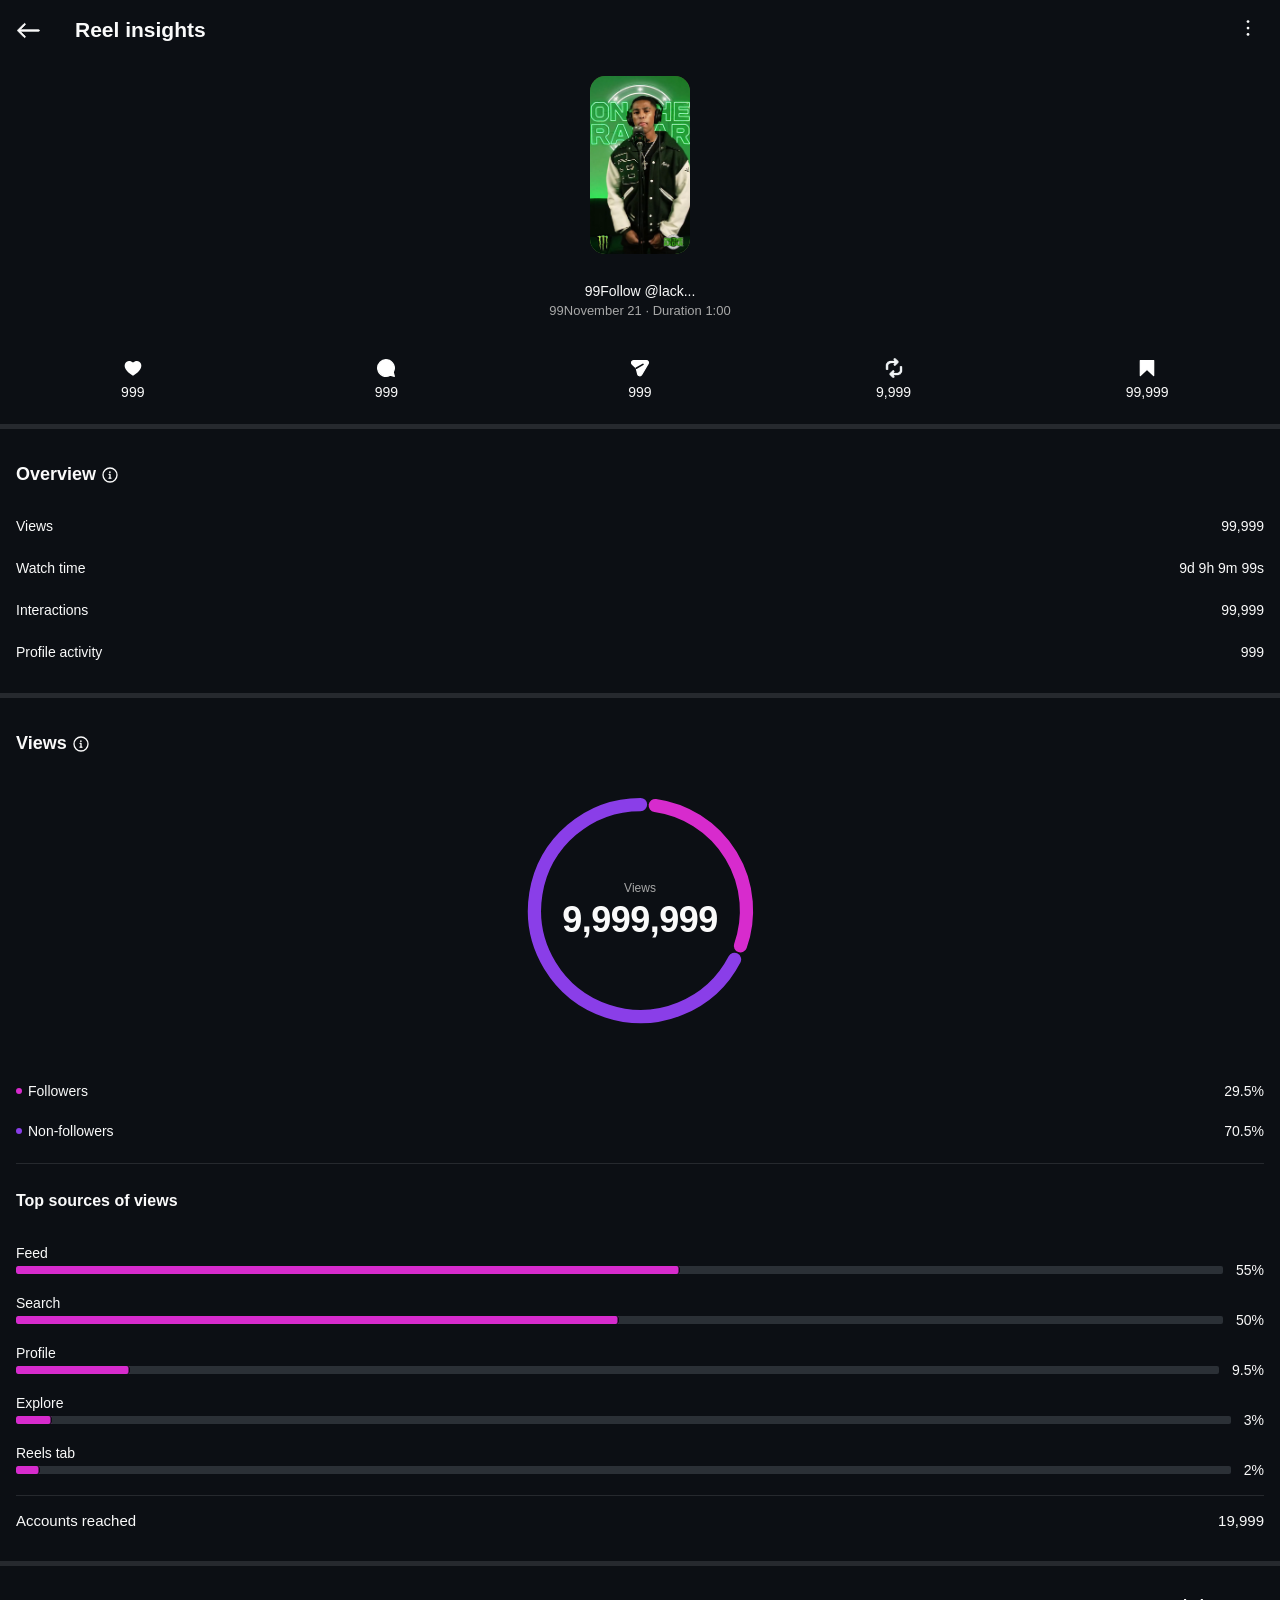
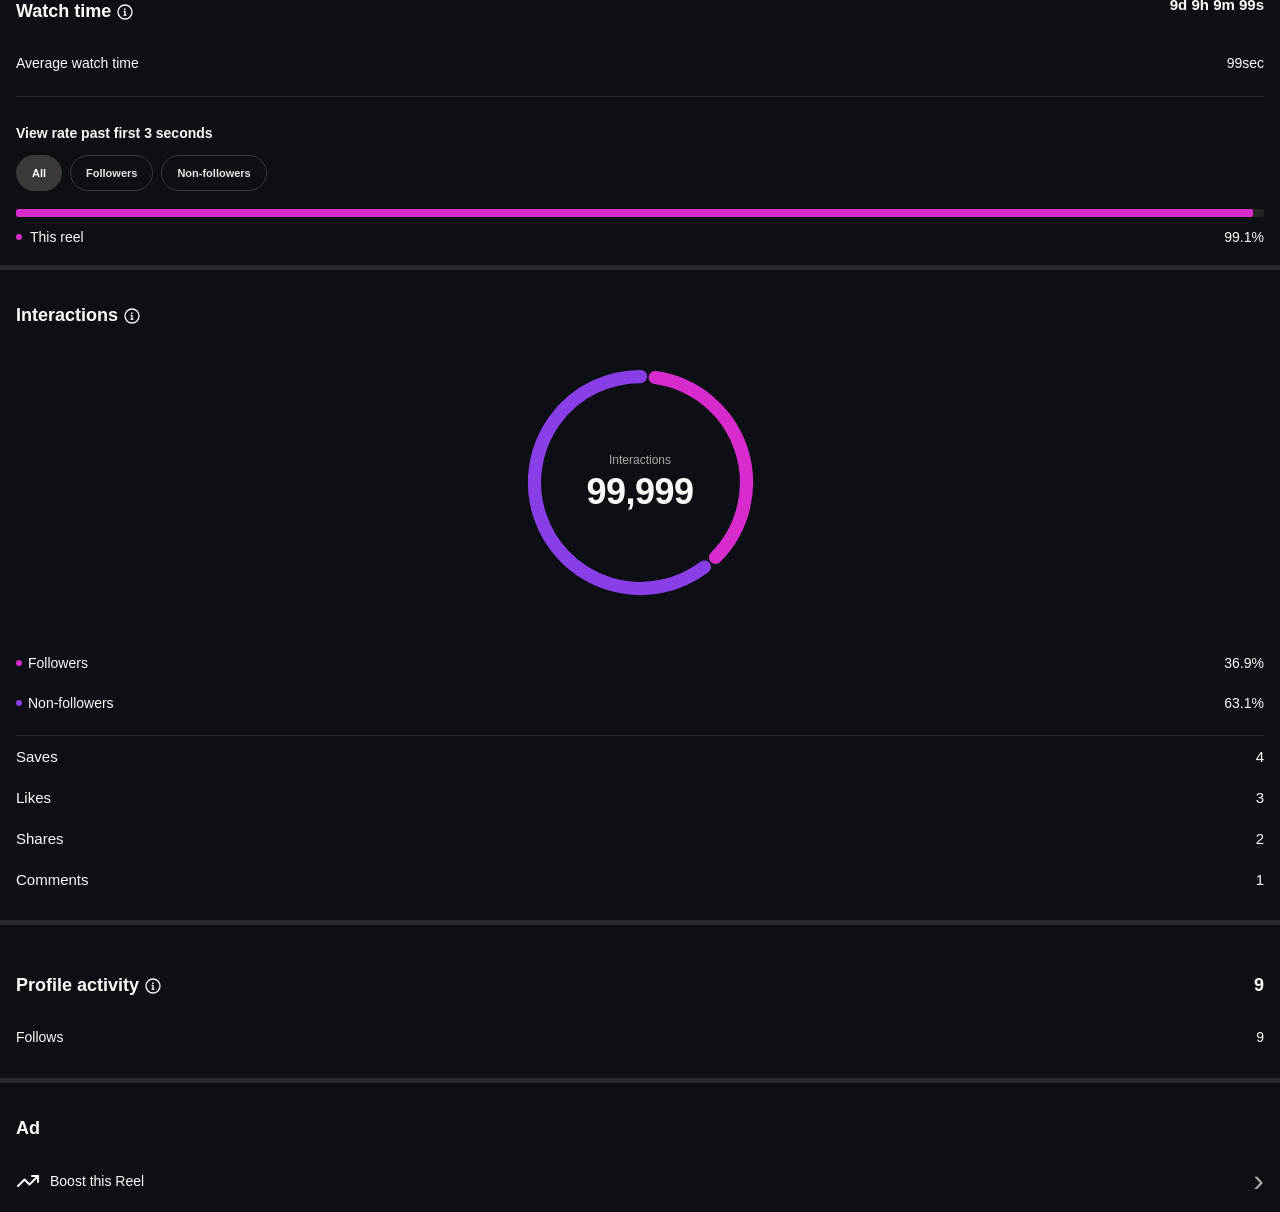
<file: index.html>
<!DOCTYPE html>
<html lang="en">
<head>
    <meta charset="UTF-8">
    <meta name="viewport" content="width=device-width, initial-scale=1.0, viewport-fit=cover">
    <meta name="apple-mobile-web-app-capable" content="yes">
    <meta name="apple-mobile-web-app-status-bar-style" content="black-translucent">
    <title>Reel insights</title>
    <style>
        * {
            margin: 0;
            padding: 0;
            box-sizing: border-box;
            -webkit-tap-highlight-color: transparent;
        }

        html, body {
            scrollbar-width: none;      /* Firefox */
        }

        html::-webkit-scrollbar,
        body::-webkit-scrollbar {
            display: none;              /* Chrome / Edge / Safari */
        }

        body {
            font-family: -apple-system, BlinkMacSystemFont, 'Segoe UI', Roboto, Helvetica, Arial, sans-serif;
            background: #0c0f14;
            color: #fafafa;
            overflow-x: hidden;
            overflow-y: auto;
            -webkit-overflow-scrolling: touch;
            padding-bottom: 0;
        }

        .header {
            position: sticky;
            top: 0;
            background: #0c0f14;
            padding: 17px 16px;
            display: flex;
            align-items: center;
            justify-content: space-between;
            z-index: 100;
        }

        .header-left {
            display: flex;
            align-items: center;
            gap: 16px;
        }

        .back-btn {
            cursor: pointer;
            padding: 0;
            display: flex;
            align-items: center;
            color: #fafafa;
        }

        .back-btn svg {
            width: 25px;
            height: 25px;
        }

        .header-title {
            font-size: 21px;
            font-weight: 600;
            color: #fafafa;
            margin-left: 18px;
        }

        .menu-btn {
            cursor: pointer;
            padding: 0;
            color: #fafafa;
            margin-right: 5px;
        }

        .menu-btn svg {
            width: 22px;
            height: 22px;
        }

        .video-preview {
            padding: 16px 16px 12px;
            display: flex;
            flex-direction: column;
            align-items: center;
            gap: 8px;
        }

        .video-thumbnail {
            width: 100px;
            height: 178px;
            background: linear-gradient(180deg, #3d6b28 0%, #5a8f3d 50%, #3d6b28 100%);
            border-radius: 15px;
            overflow: hidden;
            position: relative;
            display: flex;
            align-items: center;
            justify-content: center;
            margin-bottom: 20px;
        }

        .thumbnail-content {
            text-align: center;
            color: #fafafa;
            font-weight: 800;
            font-size: 18px;
            letter-spacing: 2px;
            text-transform: uppercase;
            line-height: 1.2;
            text-shadow: 0 2px 8px rgba(0,0,0,0.3);
        }

        .thumbnail-image {
            width: 100%;
            height: 100%;
            object-fit: cover;
            border-radius: 15px;
        }

        .video-caption {
            font-size: 14px;
            color: #fafafa;
            text-align: center;
            padding: 0 20px;
            line-height: 1.3;
            font-weight: 500;
            margin-bottom: -5px;
        }

        .video-date {
            font-size: 13px;
            color: #a8a8a8;
            margin-bottom: 12px;
        }

        .metrics {
            display: flex;
            justify-content: space-around;
            padding: 16px 8px 24px 8px;
            gap: 4px;
        }

        .metric {
            display: flex;
            flex-direction: column;
            align-items: center;
            gap: 6px;
            flex: 1;
        }

        .metric svg {
            width: 20px;
            height: 20px;
            color: #fafafa;
        }

        .metric img {
            width: 20px;
            height: 20px;
        }

        .metric-value {
            font-size: 14px;
            font-weight: 400;
            color: #fafafa;
        }

        .section {
            padding: 0;
            background: #0c0f14;
        }

        .section-content {
            padding: 20px 16px;
        }

        .section-divider {
            height: 5px;
            background: #26292e;
            margin: 0;
        }

        .section-header {
            display: flex;
            align-items: center;
            gap: 6px;
            margin-top: 15px;
            margin-bottom: 20px;
            font-size: 18px;
            font-weight: 700;
            color: #fafafa;
        }

        .profile-activity-header {
            display: flex;
            justify-content: space-between;
            align-items: center;
            margin-bottom: 20px;
        }

        .profile-activity-title {
            display: flex;
            align-items: center;
            gap: 6px;
            font-size: 18px;
            font-weight: 700;
            color: #fafafa;
            margin-top: 15px;
        }

        .profile-activity-value {
            font-size: 18px;
            font-weight: 700;
            color: #fafafa;
            margin-top: 15px;
        }

        .info-icon {
            width: 16px;
            height: 16px;
            display: flex;
            align-items: center;
            justify-content: center;
            color: #fafafa;
            flex-shrink: 0;
        }

        .info-icon svg {
            width: 100%;
            height: 100%;
        }

        .stat-row {
            display: flex;
            justify-content: space-between;
            padding: 13px 0;
            font-size: 14px;
            align-items: center;
        }

        .stat-row:not(:last-child) {
            border-bottom: none;
        }

        .stat-label {
            color: #fafafa;
            font-weight: 400;
        }

        .stat-value {
            font-weight: 400;
            color: #fafafa;
        }

        .views-section {
            text-align: center;
        }

        .views-circle {
            width: 265px;
            height: 265px;
            margin: 24px auto 28px;
            position: relative;
        }

        .circle-svg {
            width: 100%;
            height: 100%;
        }

        .circle-bg-path {
            fill: none;
            stroke: #0c0f14;
            stroke-width: 10;
        }

        .circle-progress {
            fill: none;
            stroke-width: 10;
            stroke-linecap: round;
            stroke-linejoin: round;
        }

        .circle-blue {
            stroke: #8a3ee8;
        }

        .circle-pink {
            stroke: #d72bcd;
        }

        .circle-content {
            position: absolute;
            top: 50%;
            left: 50%;
            transform: translate(-50%, -50%);
            text-align: center;
        }

        .circle-label {
            font-size: 12px;
            color: #a8a8a8;
            margin-bottom: 4px;
            font-weight: 400;
        }

        .circle-value {
            font-size: 36px;
            font-weight: 700;
            letter-spacing: -0.5px;
            color: #fafafa;
        }

        .audience-breakdown {
            margin-top: 0;
        }

        .audience-divider {
            height: 1px;
            background: #26292e;
            margin: 12px 0 0 0;
            width: 100%;
        }

        .audience-item {
            display: flex;
            justify-content: space-between;
            padding: 12px 0;
            font-size: 14px;
            align-items: center;
        }

        .audience-item:not(:last-child) {
            border-bottom: none;
        }

        .audience-label {
            display: flex;
            align-items: center;
            gap: 6px;
            color: #fafafa;
            font-weight: 400;
        }

        .audience-value {
            color: #fafafa;
            font-weight: 400;
        }

        .audience-dot {
            width: 6px;
            height: 6px;
            border-radius: 50%;
            flex-shrink: 0;
        }

        .dot-blue { background: #8a3ee8; }
        .dot-pink { background: #d72bcd; }

        .top-sources {
            margin-top: 28px;
        }

        .source-title {
            font-size: 16px;
            font-weight: 700;
            margin-bottom: 35px;
            color: #fafafa;
            text-align: left;
        }

        .source-item {
            margin-bottom: 18px;
        }

        .source-label {
            display: flex;
            justify-content: space-between;
            margin-bottom: 2px;
            font-size: 14px;
        }

        .source-name {
            color: #fafafa;
            font-weight: 400;
        }

        .source-percentage {
            color: #fafafa;
            font-weight: 400;
            font-size: 14px;
            flex-shrink: 0;
            line-height: 1;
        }

        .source-bar {
            width: 100%;
            display: flex;
            align-items: center;
            gap: 13px;
        }
        
        .source-bar-wrapper {
            flex: 1;
            height: 8px;
            background: #2B3036;
            border-radius: 2px;
            overflow: hidden;
        }

        .source-bar-fill {
            height: 100%;
            border-radius: 3px;
        }

        .bar-pink {
            background: #d72bcd;
            border-radius: 2px;
            box-shadow: inset -1.5px 0 0 0 #0c0f14;
        }

        .bar-gray {
            background: #262626;
        }

        .accounts-reached {
            display: flex;
            justify-content: space-between;
            align-items: center;
            padding: 12px 0;
            font-size: 15px;
            margin-top: 4px;
        }

        .watch-time-header {
            display: flex;
            justify-content: space-between;
            align-items: center;
            margin-bottom: 20px;
        }

        .watch-time-title {
            display: flex;
            align-items: center;
            gap: 6px;
            font-size: 18px;
            font-weight: 700;
            color: #fafafa;
            margin-top: 15px;
        }

        .watch-time-value {
            font-size: 15px;
            font-weight: 600;
            color: #fafafa;
        }

        .view-rate-section {
            margin-top: 28px;
        }

        .view-rate-title {
            font-size: 14px;
            font-weight: 600;
            margin-bottom: 14px;
            color: #fafafa;
        }

        .chips {
            display: flex;
            gap: 8px;
            margin-bottom: 18px;
        }

        .chip {
            padding: 11px 15px;
            font-size: 11px;
            color: #e6e6e6;
            background: transparent;
            border: 1px solid #3a3a3a;
            border-radius: 999px;
            font-weight: 600;
            cursor: pointer;
        }

        .chip.active {
            background: #3a3a3a;
            border-color: #3a3a3a;
            color: #fff;
        }

        .view-rate-bar {
            width: 100%;
            height: 8px;
            background: #262626;
            border-radius: 2px;
            overflow: hidden;
            margin-bottom: 12px;
        }

        .view-rate-fill {
            height: 100%;
            background: #d72bcd;
            border-radius: 2px;
            width: 50%;
        }

        .view-rate-legend {
            display: flex;
            align-items: center;
            gap: 8px;
            font-size: 14px;
        }

        .legend-dot {
            width: 6px;
            height: 6px;
            background: #d72bcd;
            border-radius: 50%;
            flex-shrink: 0;
        }

        .legend-text {
            color: #fafafa;
            font-weight: 400;
            font-size: 14px;
        }

        .legend-percentage {
            margin-left: auto;
            color: #fafafa;
            font-weight: 400;
            font-size: 14px;
        }

        .interactions-section {
            text-align: center;
        }

        .interaction-details {
            margin-top: 0;
            text-align: left;
        }

        .interaction-item {
            display: flex;
            justify-content: space-between;
            padding: 12px 0;
            font-size: 15px;
        }

        .interaction-item:not(:last-child) {
            border-bottom: none;
        }


        .ad-section {
            padding-bottom: 0 !important;
        }
        
        .section:last-child .section-content {
            padding-bottom: 0;
        }

        .ad-title {
            font-size: 18px;
            font-weight: 700;
            margin-top: 15px;
            margin-bottom: 10px;
            color: #fafafa;
        }

        .boost-row {
            display: flex;
            justify-content: space-between;
            align-items: center;
            padding: 13px 0;
            width: 100%;
        }

        .boost-left {
            display: flex;
            align-items: center;
            gap: 10px;
        }

        .boost-icon {
            width: 24px;
            height: 24px;
            display: flex;
            align-items: center;
        }

        .boost-icon svg {
            width: 100%;
            height: 100%;
            stroke: #fafafa;
            stroke-width: 2;
            fill: none;
        }

        .boost-text {
            font-size: 14px;
            font-weight: 400;
            color: #fafafa;
        }

        .arrow-icon {
            color: #a8a8a8;
            font-size: 32px;
            font-weight: 300;
        }
    </style>
</head>
<body>
    <div class="header">
        <div class="header-left">
            <div class="back-btn">
                <svg xmlns="http://www.w3.org/2000/svg" width="29" height="29" fill="currentColor" viewBox="0 0 16 16" stroke="currentColor" stroke-width="0.5">
                    <path fill-rule="evenodd" d="M15 8a.5.5 0 0 0-.5-.5H2.707l3.147-3.146a.5.5 0 1 0-.708-.708l-4 4a.5.5 0 0 0 0 .708l4 4a.5.5 0 0 0 .708-.708L2.707 8.5H14.5A.5.5 0 0 0 15 8"/>
                </svg>
            </div>
            <div class="header-title">Reel insights</div>
        </div>
        <div class="menu-btn">
            <svg fill="currentColor" viewBox="0 0 24 24">
                <circle cx="12" cy="5" r="1.5"/>
                <circle cx="12" cy="12" r="1.5"/>
                <circle cx="12" cy="19" r="1.5"/>
            </svg>
        </div>
    </div>

    <div class="video-preview">
        <div class="video-thumbnail">
            <img src="bazafoto.png" alt="Video thumbnail" class="thumbnail-image">
        </div>
        <div class="video-caption">Follow @lack...</div>
        <div class="video-date">November 21 · Duration 1:00</div>
    </div>

    <div class="metrics">
        <div class="metric">
            <svg aria-label="Like icon" fill="#ffffff" height="20" role="img" viewBox="0 0 24 24" width="20">
                <title>Like icon</title>
                <path d="M20.884 13.19c-1.351 2.48-4.001 5.12-8.379 7.67l-.503.3-.504-.3c-4.379-2.55-7.029-5.19-8.382-7.67-1.36-2.5-1.41-4.86-.514-6.67.887-1.79 2.647-2.91 4.601-3.01 1.651-.09 3.368.56 4.798 2.01 1.429-1.45 3.146-2.1 4.796-2.01 1.954.1 3.714 1.22 4.601 3.01.896 1.81.846 4.17-.514 6.67z" fill="#ffffff" stroke="none"></path>
            </svg>
            <div class="metric-value">448</div>
        </div>
        <div class="metric">
            <svg aria-label="Comment icon" fill="#ffffff" height="20" role="img" viewBox="0 0 24 24" width="20">
                <title>Comment icon</title>
                <path d="M20.656 17.008a9.993 9.993 0 1 0-3.59 3.615L22 22Z" fill="#ffffff" stroke="#ffffff" stroke-linejoin="round" stroke-width="1.5"></path>
            </svg>
            <div class="metric-value">21</div>
        </div>
        <div class="metric">
            <svg aria-label="Share icon" fill="#ffffff" height="20" role="img" viewBox="0 0 24 24" width="20">
                <title>Share icon</title>
                <path d="M13.973 20.046 21.77 6.928C22.8 5.195 21.55 3 19.535 3H4.466C2.138 3 .984 5.825 2.646 7.456l4.842 4.752 1.723 7.121c.548 2.266 3.571 2.721 4.762.717Z" fill="#ffffff" stroke="#ffffff" stroke-linejoin="round" stroke-width="1.5"></path>
                <line stroke="#0c0f14" stroke-linecap="round" stroke-linejoin="round" stroke-width="2" x1="7.488" x2="15.515" y1="12.208" y2="7.641"></line>
            </svg>
            <div class="metric-value">508</div>
        </div>
        <div class="metric">
            <img src="newrepost.png" alt="Repost icon" style="width: 20px; height: 20px; object-fit: contain;">
            <div class="metric-value">1</div>
        </div>
        <div class="metric">
            <svg aria-label="Save icon" fill="#ffffff" height="20" role="img" viewBox="0 0 24 24" width="20">
                <title>Save icon</title>
                <polygon points="20 21 12 13.44 4 21 4 3 20 3 20 21" fill="#ffffff" stroke="#ffffff" stroke-linecap="round" stroke-linejoin="round" stroke-width="1.5"></polygon>
            </svg>
            <div class="metric-value">680</div>
        </div>
    </div>

    <div class="section-divider"></div>

    <div class="section">
        <div class="section-content">
            <div class="section-header">
                <span>Overview</span>
                <div class="info-icon">
                    <svg aria-label="Info" fill="currentColor" height="16" role="img" viewBox="0 0 24 24" width="16"><title>Info</title><circle cx="12.001" cy="12.005" fill="none" r="10.5" stroke="currentColor" stroke-linecap="round" stroke-linejoin="round" stroke-width="2"></circle><circle cx="11.819" cy="7.709" r="1.25"></circle><line fill="none" stroke="currentColor" stroke-linecap="round" stroke-linejoin="round" stroke-width="2" x1="10.569" x2="13.432" y1="16.777" y2="16.777"></line><polyline fill="none" points="10.569 11.05 12 11.05 12 16.777" stroke="currentColor" stroke-linecap="round" stroke-linejoin="round" stroke-width="2"></polyline></svg>
                </div>
            </div>
            <div>
                <div class="stat-row">
                    <div class="stat-label">Views</div>
                    <div class="stat-value">26,635</div>
                </div>
                <div class="stat-row">
                    <div class="stat-label">Watch time</div>
                    <div class="stat-value">1d 4h 7m 17s</div>
                </div>
                <div class="stat-row">
                    <div class="stat-label">Interactions</div>
                    <div class="stat-value">1,657</div>
                </div>
                <div class="stat-row">
                    <div class="stat-label">Profile activity</div>
                    <div class="stat-value">0</div>
                </div>
            </div>
        </div>
    </div>

    <div class="section-divider"></div>

    <div class="section">
        <div class="section-content views-section">
            <div class="section-header">
                <span>Views</span>
                <div class="info-icon">
                    <svg aria-label="Info" fill="currentColor" height="16" role="img" viewBox="0 0 24 24" width="16"><title>Info</title><circle cx="12.001" cy="12.005" fill="none" r="10.5" stroke="currentColor" stroke-linecap="round" stroke-linejoin="round" stroke-width="2"></circle><circle cx="11.819" cy="7.709" r="1.25"></circle><line fill="none" stroke="currentColor" stroke-linecap="round" stroke-linejoin="round" stroke-width="2" x1="10.569" x2="13.432" y1="16.777" y2="16.777"></line><polyline fill="none" points="10.569 11.05 12 11.05 12 16.777" stroke="currentColor" stroke-linecap="round" stroke-linejoin="round" stroke-width="2"></polyline></svg>
                </div>
            </div>
            <div class="views-circle">
                <svg class="circle-svg" viewBox="0 0 200 200">
                    <circle class="circle-bg-path" cx="100" cy="100" r="80"/>
                    <path id="views-blue" class="circle-progress circle-blue"/>
                    <path id="views-pink" class="circle-progress circle-pink"/>
                </svg>
                <div class="circle-content">
                    <div class="circle-label">Views</div>
                    <div class="circle-value">26,635</div>
                </div>
            </div>
            <div class="audience-breakdown">
                <div class="audience-item">
                    <div class="audience-label">
                        <div class="audience-dot dot-pink"></div>
                        <span>Followers</span>
                    </div>
                    <div class="audience-value">50%</div>
                </div>
                <div class="audience-item">
                    <div class="audience-label">
                        <div class="audience-dot dot-blue"></div>
                        <span>Non-followers</span>
                    </div>
                    <div class="audience-value">50%</div>
                </div>
                <div class="audience-divider"></div>
            </div>

            <div class="top-sources">
                <div class="source-title">Top sources of views</div>
                
                <div class="source-item">
                    <div class="source-label">
                        <span class="source-name">Profile</span>
                    </div>
                    <div class="source-bar">
                        <div class="source-bar-wrapper">
                            <div class="source-bar-fill bar-pink" style="width: 50%"></div>
                        </div>
                        <span class="source-percentage">50%</span>
                    </div>
                </div>

                <div class="source-item">
                    <div class="source-label">
                        <span class="source-name">Feed</span>
                    </div>
                    <div class="source-bar">
                        <div class="source-bar-wrapper">
                            <div class="source-bar-fill bar-pink" style="width: 50%"></div>
                        </div>
                        <span class="source-percentage">50%</span>
                    </div>
                </div>

                <div class="source-item">
                    <div class="source-label">
                        <span class="source-name">Reels tab</span>
                    </div>
                    <div class="source-bar">
                        <div class="source-bar-wrapper">
                            <div class="source-bar-fill bar-pink" style="width: 50%"></div>
                        </div>
                        <span class="source-percentage">50%</span>
                    </div>
                </div>

                <div class="source-item">
                    <div class="source-label">
                        <span class="source-name">Explore</span>
                    </div>
                    <div class="source-bar">
                        <div class="source-bar-wrapper">
                            <div class="source-bar-fill bar-pink" style="width: 50%"></div>
                        </div>
                        <span class="source-percentage">50%</span>
                    </div>
                </div>

                <div class="source-item">
                    <div class="source-label">
                        <span class="source-name">Search</span>
                    </div>
                    <div class="source-bar">
                        <div class="source-bar-wrapper">
                            <div class="source-bar-fill bar-pink" style="width: 50%"></div>
                        </div>
                        <span class="source-percentage">50%</span>
                    </div>
                </div>
                <div class="audience-divider"></div>

                <div class="accounts-reached">
                    <span class="stat-label">Accounts reached</span>
                    <span class="stat-value">524</span>
                </div>
            </div>
        </div>
    </div>

    <div class="section-divider"></div>

    <div class="section">
        <div class="section-content">
            <div class="watch-time-header">
                <div class="watch-time-title">
                    <span>Watch time</span>
                    <div class="info-icon">
                        <svg aria-label="Info" fill="currentColor" height="16" role="img" viewBox="0 0 24 24" width="16"><title>Info</title><circle cx="12.001" cy="12.005" fill="none" r="10.5" stroke="currentColor" stroke-linecap="round" stroke-linejoin="round" stroke-width="2"></circle><circle cx="11.819" cy="7.709" r="1.25"></circle><line fill="none" stroke="currentColor" stroke-linecap="round" stroke-linejoin="round" stroke-width="2" x1="10.569" x2="13.432" y1="16.777" y2="16.777"></line><polyline fill="none" points="10.569 11.05 12 11.05 12 16.777" stroke="currentColor" stroke-linecap="round" stroke-linejoin="round" stroke-width="2"></polyline></svg>
                    </div>
                </div>
                <div class="watch-time-value">1d 4h 7m 17s</div>
            </div>
            <div class="stat-row">
                <div class="stat-label">Average watch time</div>
                <div class="stat-value">18sec</div>
            </div>
            <div class="audience-divider"></div>

            <div class="view-rate-section">
                <div class="view-rate-title">View rate past first 3 seconds</div>
                <div class="chips">
                    <button class="chip active">All</button>
                    <button class="chip">Followers</button>
                    <button class="chip">Non-followers</button>
                </div>
                <div class="view-rate-bar">
                    <div class="view-rate-fill"></div>
                </div>
                <div class="view-rate-legend">
                    <div class="legend-dot"></div>
                    <span class="legend-text">This reel</span>
                    <span class="legend-percentage">99.9%</span>
                </div>
            </div>
        </div>
    </div>

    <div class="section-divider"></div>

    <div class="section">
        <div class="section-content interactions-section">
            <div class="section-header">
                <span>Interactions</span>
                <div class="info-icon">
                    <svg aria-label="Info" fill="currentColor" height="16" role="img" viewBox="0 0 24 24" width="16"><title>Info</title><circle cx="12.001" cy="12.005" fill="none" r="10.5" stroke="currentColor" stroke-linecap="round" stroke-linejoin="round" stroke-width="2"></circle><circle cx="11.819" cy="7.709" r="1.25"></circle><line fill="none" stroke="currentColor" stroke-linecap="round" stroke-linejoin="round" stroke-width="2" x1="10.569" x2="13.432" y1="16.777" y2="16.777"></line><polyline fill="none" points="10.569 11.05 12 11.05 12 16.777" stroke="currentColor" stroke-linecap="round" stroke-linejoin="round" stroke-width="2"></polyline></svg>
                </div>
            </div>
            <div class="views-circle">
                <svg class="circle-svg" viewBox="0 0 200 200">
                    <circle class="circle-bg-path" cx="100" cy="100" r="80"/>
                    <path id="interactions-blue" class="circle-progress circle-blue"/>
                    <path id="interactions-pink" class="circle-progress circle-pink"/>
                </svg>
                <div class="circle-content">
                    <div class="circle-label">Interactions</div>
                    <div class="circle-value">1,657</div>
                </div>
            </div>
            <div class="audience-breakdown">
                <div class="audience-item">
                    <div class="audience-label">
                        <div class="audience-dot dot-pink"></div>
                        <span>Followers</span>
                    </div>
                    <div class="audience-value">50%</div>
                </div>
                <div class="audience-item">
                    <div class="audience-label">
                        <div class="audience-dot dot-blue"></div>
                        <span>Non-followers</span>
                    </div>
                    <div class="audience-value">50%</div>
                </div>
                <div class="audience-divider"></div>
            </div>

            <div class="interaction-details">
                <div class="interaction-item">
                    <div class="stat-label">Saves</div>
                    <div class="stat-value">680</div>
                </div>
                <div class="interaction-item">
                    <div class="stat-label">Shares</div>
                    <div class="stat-value">508</div>
                </div>
                <div class="interaction-item">
                    <div class="stat-label">Likes</div>
                    <div class="stat-value">448</div>
                </div>
                <div class="interaction-item">
                    <div class="stat-label">Comments</div>
                    <div class="stat-value">21</div>
                </div>
            </div>
        </div>
    </div>

    <div class="section-divider"></div>

    <div class="section">
        <div class="section-content">
            <div class="section-header profile-activity-header">
                <div class="profile-activity-title">
                    <span>Profile activity</span>
                    <div class="info-icon">
                        <svg aria-label="Info" fill="currentColor" height="16" role="img" viewBox="0 0 24 24" width="16"><title>Info</title><circle cx="12.001" cy="12.005" fill="none" r="10.5" stroke="currentColor" stroke-linecap="round" stroke-linejoin="round" stroke-width="2"></circle><circle cx="11.819" cy="7.709" r="1.25"></circle><line fill="none" stroke="currentColor" stroke-linecap="round" stroke-linejoin="round" stroke-width="2" x1="10.569" x2="13.432" y1="16.777" y2="16.777"></line><polyline fill="none" points="10.569 11.05 12 11.05 12 16.777" stroke="currentColor" stroke-linecap="round" stroke-linejoin="round" stroke-width="2"></polyline></svg>
                    </div>
                </div>
                <div class="profile-activity-value">0</div>
            </div>
            <div class="stat-row">
                <div class="stat-label">Follows</div>
                <div class="stat-value">0</div>
            </div>
        </div>
    </div>

    <div class="section-divider"></div>

    <div class="section">
        <div class="section-content ad-section">
            <h2 class="ad-title">Ad</h2>
            
            <div class="boost-row">
                <div class="boost-left">
                    <div class="boost-icon">
                        <svg viewBox="0 0 24 24">
                            <polyline points="22 7 13.5 15.5 8.5 10.5 2 17" stroke-linecap="round" stroke-linejoin="round"/>
                            <polyline points="16 7 22 7 22 13" stroke-linecap="round" stroke-linejoin="round"/>
                        </svg>
                    </div>
                    <span class="boost-text">Boost this Reel</span>
                </div>
                <span class="arrow-icon">›</span>
            </div>
        </div>
    </div>

    <script src="script.js"></script>
</body>
</html>
</file>
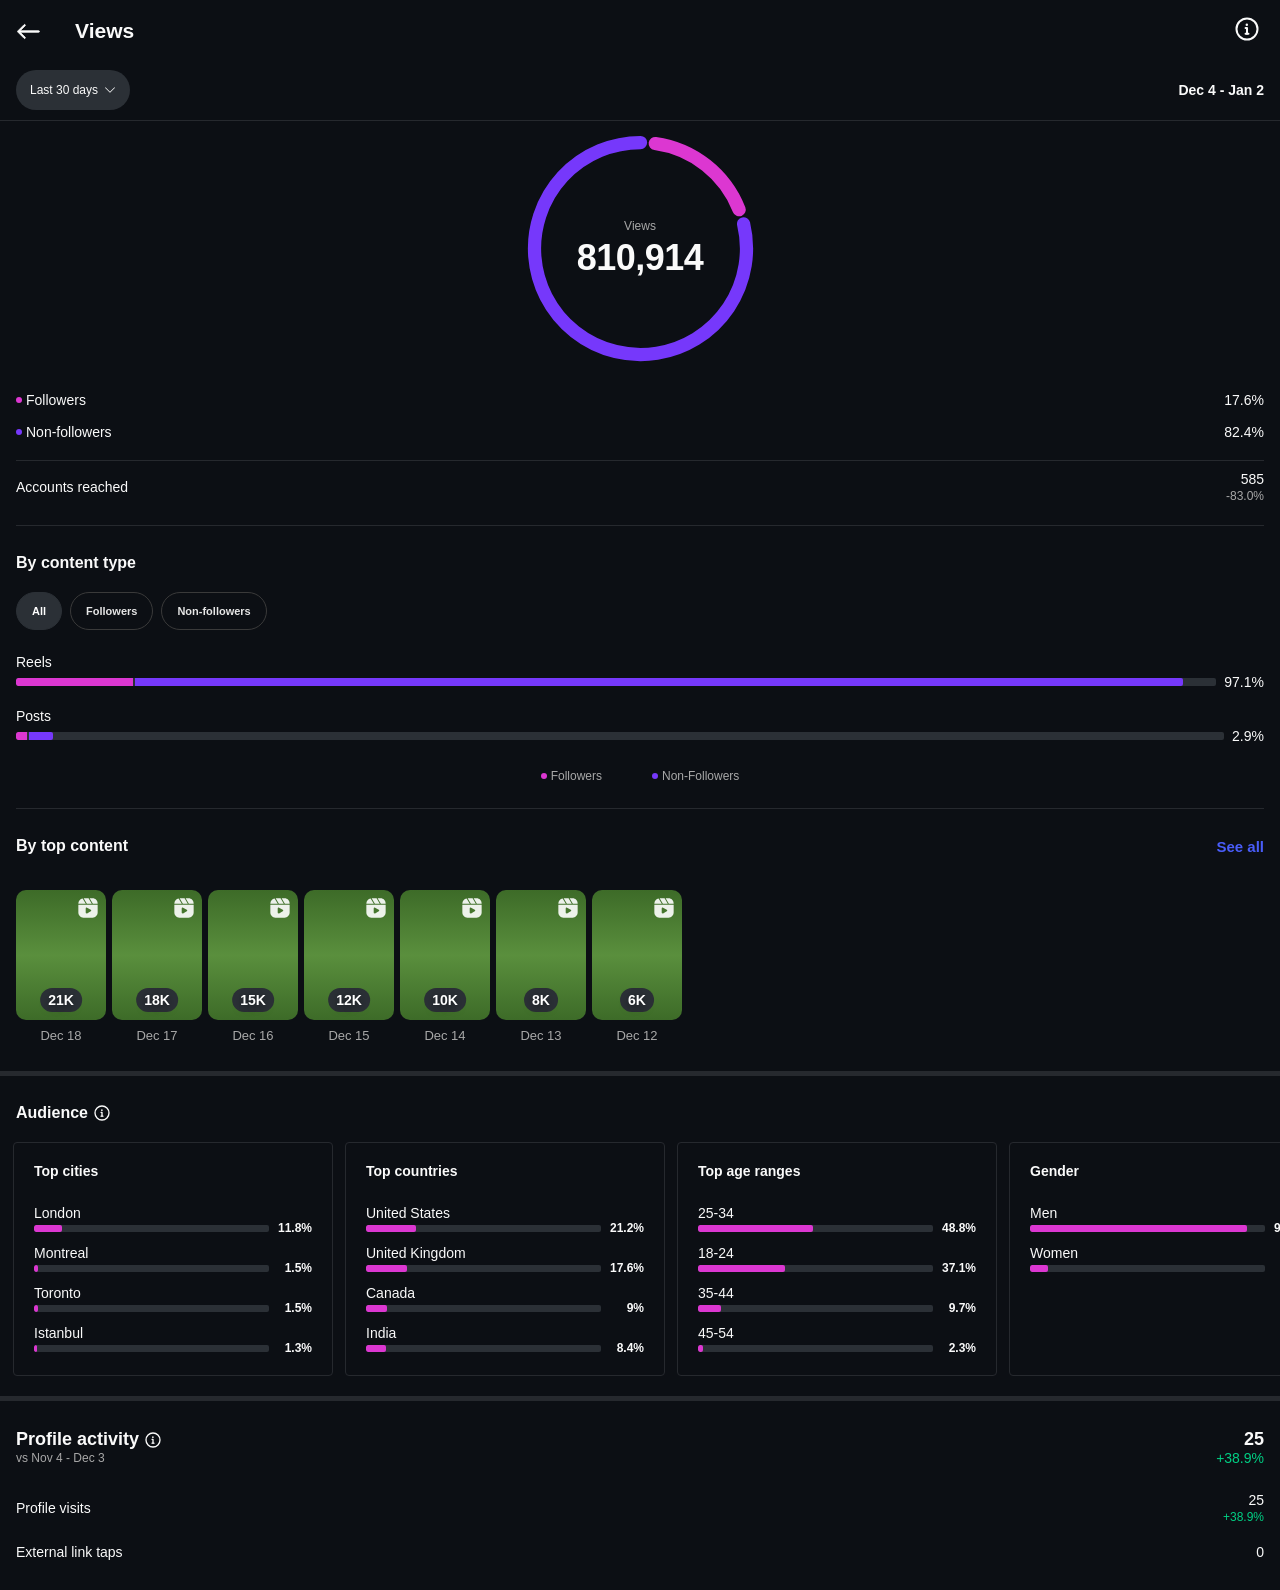
<file: site1/index.html>
<!DOCTYPE html>
<html lang="en">
<head>
    <meta charset="UTF-8">
    <link rel="manifest" href="manifest.json">
    <meta name="theme-color" content="#0c0f14">
    <link rel="apple-touch-icon" href="icons/icon-192.png">
    <meta name="viewport" content="width=device-width, initial-scale=1.0, viewport-fit=cover">
    <meta name="apple-mobile-web-app-capable" content="yes">
    <meta name="apple-mobile-web-app-status-bar-style" content="black-translucent">
    <title>Views</title>
    <style>
        * {
            margin: 0;
            padding: 0;
            box-sizing: border-box;
            -webkit-tap-highlight-color: transparent;
        }

        html, body {
            scrollbar-width: none;
        }

        html::-webkit-scrollbar,
        body::-webkit-scrollbar {
            display: none;
        }

        body {
            font-family: -apple-system, BlinkMacSystemFont, 'Segoe UI', Roboto, Helvetica, Arial, sans-serif;
            background: #0c0f14;
            color: #fafafa;
            overflow-x: hidden;
            overflow-y: auto;
            -webkit-overflow-scrolling: touch;
        }

        .header {
            position: sticky;
            top: 0;
            background: #0c0f14;
            z-index: 100;
        }

        .header-top {
            padding: 17px 16px;
            display: flex;
            align-items: center;
            justify-content: space-between;
        }

        .header-left {
            display: flex;
            align-items: center;
            gap: 16px;
        }

        .back-btn {
            cursor: pointer;
            padding: 0;
            display: flex;
            align-items: center;
            color: #fafafa;
        }

        .back-btn svg {
            width: 25px;
            height: 25px;
        }

        .header-title {
            font-size: 21px;
            font-weight: 600;
            color: #fafafa;
            margin-left: 18px;
        }

        .info-btn {
            cursor: pointer;
            padding: 0;
            color: #fafafa;
            margin-right: 5px;
        }

        .info-btn svg {
            width: 24px;
            height: 24px;
        }

        .date-section {
            padding: 8px 16px 10px;
            display: flex;
            justify-content: space-between;
            align-items: center;
            border-bottom: 1px solid #26292e;
        }

        .section-divider {
            height: 5px;
            background: #26292e;
            margin: 0;
            width: 100%;
        }

        .date-selector {
            background: #2B3036;
            padding: 13px 14px;
            border-radius: 999px;
            font-size: 12px;
            font-weight: 500;
            color: #fafafa;
            display: flex;
            align-items: center;
            gap: 6px;
            cursor: pointer;
        }

        .date-range {
            font-size: 14px;
            color: #fafafa;
            font-weight: 600;
        }

        .views-circle {
            width: 265px;
            height: 265px;
            margin: -5px auto 28px;
            position: relative;
        }

        .circle-svg {
            width: 100%;
            height: 100%;
        }

        .circle-bg-path {
            fill: none;
            stroke: #0c0f14;
            stroke-width: 10;
        }

        .circle-progress {
            fill: none;
            stroke-width: 10;
            stroke-linecap: round;
            stroke-linejoin: round;
        }

        .circle-blue {
            stroke: #7638FB;
        }

        .circle-pink {
            stroke: #DC37D1;
        }

        .circle-content {
            position: absolute;
            top: 50%;
            left: 50%;
            transform: translate(-50%, -50%);
            text-align: center;
        }

        .circle-label {
            font-size: 12px;
            color: #a8a8a8;
            margin-bottom: 4px;
            font-weight: 400;
        }

        .circle-value {
            font-size: 36px;
            font-weight: 700;
            letter-spacing: -0.5px;
            color: #fafafa;
        }

        .section-content {
            padding: 0 16px 20px;
        }

        .audience-breakdown {
            margin-top: -25px;
        }

        .audience-item {
            display: flex;
            justify-content: space-between;
            padding: 8px 0;
            font-size: 14px;
            align-items: center;
        }

        .audience-label {
            display: flex;
            align-items: center;
            gap: 4px;
            color: #fafafa;
            font-weight: 400;
        }

        .audience-value {
            color: #fafafa;
            font-weight: 400;
        }

        .audience-dot {
            width: 6px;
            height: 6px;
            border-radius: 50%;
            flex-shrink: 0;
        }

        .dot-blue { background: #7638FB; }
        .dot-pink { background: #DC37D1; }

        .audience-divider {
            height: 1px;
            background: #26292e;
            margin: 12px 0 0 0;
            width: 100%;
        }

        .stat-row {
            display: flex;
            justify-content: space-between;
            padding: 10px 0;
            font-size: 14px;
            align-items: center;
        }

        .stat-label {
            color: #fafafa;
            font-weight: 400;
        }

        .stat-value {
            font-weight: 400;
            color: #fafafa;
            display: flex;
            flex-direction: column;
            align-items: flex-end;
        }

        .stat-change {
            font-size: 12px;
            color: #a8a8a8;
            margin-top: 2px;
        }
        
        .stat-change.positive {
            color: #00d084;
        }
        
        .stat-change.negative {
            color: #a8a8a8;
        }

        .section-title {
            font-size: 16px;
            font-weight: 700;
            margin: 28px 0 20px;
            color: #fafafa;
        }

        .content-chips {
            display: flex;
            gap: 8px;
            margin-bottom: 24px;
        }

        .chip {
            padding: 12px 15px;
            font-size: 11px;
            color: #e6e6e6;
            background: transparent;
            border: 1px solid #3a3a3a;
            border-radius: 999px;
            font-weight: 600;
            cursor: pointer;
        }

        .chip.active {
            background: #2B3036;
            border-color: #2B3036;
            color: #fff;
        }

        .content-item {
            margin-bottom: 18px;
        }

        .content-bar {
            width: 100%;
            display: flex;
            align-items: center;
            gap: 13px;
            margin-bottom: 4px;
        }

        .content-name {
            color: #fafafa;
            font-weight: 400;
            font-size: 14px;
            flex: 1;
        }

        .content-percentage {
            color: #fafafa;
            font-weight: 400;
            font-size: 14px;
            flex-shrink: 0;
        }

        .content-bar-wrapper {
            width: 100%;
            height: 8px;
            background: #2B3036;
            border-radius: 2px;
            overflow: hidden;
            margin-top: 4px;
        }
        
        .content-bar-container {
            display: flex;
            align-items: center;
            gap: 8px;
            margin-top: 4px;
        }
        
        .content-bar-container .content-bar-wrapper {
            flex: 1;
            margin-top: 0;
        }
        
        .content-bar-container .content-percentage {
            flex-shrink: 0;
        }

        .content-bar-fill {
            height: 100%;
            background: transparent;
            border-radius: 2px;
            display: flex;
            position: relative;
        }
        
        .content-bar-fill-pink {
            height: 100%;
            background: #DC37D1;
            border-radius: 2px 0 0 2px;
        }
        
        .content-bar-fill-blue {
            height: 100%;
            background: #7638FB;
            border-radius: 0 2px 2px 0;
            margin-left: 2px;
        }

        .content-legend {
            display: flex;
            align-items: center;
            justify-content: center;
            gap: 50px;
            margin-top: 25px;
            margin-bottom: 25px;
        }
        
        .content-legend .stat-label {
            font-size: 12px;
            color: #a8a8a8;
        }
        
        .legend-group {
            display: flex;
            align-items: center;
            gap: 4px;
        }

        .top-content-section {
            margin-top: 28px;
        }

        .top-content-header {
            display: flex;
            justify-content: space-between;
            align-items: center;
            margin-bottom: 35px;
        }

        .see-all {
            color: #495DF9;
            font-size: 15px;
            font-weight: 600;
            cursor: pointer;
        }

        .content-thumbnail {
            width: 90px;
            height: 130px;
            background: linear-gradient(180deg, #3d6b28 0%, #5a8f3d 50%, #3d6b28 100%);
            border-radius: 10px;
            overflow: hidden;
            position: relative;
            display: flex;
            align-items: center;
            justify-content: center;
            padding: 8px;
        }
        
        .content-thumbnail svg {
            width: 20px;
            height: 20px;
            position: absolute;
            top: 8px;
            right: 8px;
            opacity: 0.9;
        }

        .content-views {
            font-size: 14px;
            font-weight: 700;
            color: #fff;
            text-shadow: 0 2px 8px rgba(0,0,0,0.5);
            position: absolute;
            bottom: 8px;
            left: 50%;
            transform: translateX(-50%);
            z-index: 1;
            background: #2B3036;
            padding: 4px 8px;
            border-radius: 999px;
        }

        .content-date {
            text-align: center;
            font-size: 13px;
            color: #a8a8a8;
            margin-top: 8px;
            width: 100%;
        }
        
        .top-content-item {
            display: flex;
            flex-direction: column;
            align-items: center;
        }

        .top-content-carousel {
            display: flex;
            gap: 6px;
            overflow-x: auto;
            scrollbar-width: none;
            -webkit-overflow-scrolling: touch;
            padding-bottom: 8px;
            margin-left: -16px;
            margin-right: -16px;
            padding-left: 16px;
            padding-right: 16px;
            scroll-snap-type: x mandatory;
            scroll-padding-left: 16px;
            scroll-padding-right: 16px;
        }

        .top-content-carousel::-webkit-scrollbar {
            display: none;
        }

        .top-content-item {
            flex-shrink: 0;
            width: 90px;
            display: flex;
            flex-direction: column;
            align-items: center;
            scroll-snap-align: start;
        }

        .audience-section {
            margin-top: 28px;
        }

        .audience-cards {
            display: flex;
            gap: 12px;
            overflow-x: auto;
            scrollbar-width: none;
            -webkit-overflow-scrolling: touch;
            margin-left: -16px;
            margin-right: -16px;
            padding-left: 13px;
            padding-right: 16px;
            scroll-snap-type: x mandatory;
            scroll-padding-left: 13px;
            scroll-padding-right: 16px;
        }

        .audience-cards::-webkit-scrollbar {
            display: none;
        }

        .audience-card {
            background: #0c0f14;
            border: 1.5px solid #26292e;
            border-radius: 4px;
            padding: 20px;
            min-width: 320px;
            flex-shrink: 0;
            scroll-snap-align: start;
        }

        .audience-card-title {
            font-size: 14px;
            font-weight: 600;
            color: #fafafa;
            margin-bottom: 16px;
        }

        .audience-card-item {
            display: flex;
            justify-content: space-between;
            padding: 10px 0 0px 0;
            font-size: 14px;
        }

        .audience-card-bar {
            width: 100%;
            height: 7px;
            background: #2B3036;
            border-radius: 2px;
            overflow: hidden;
            margin-top: 0;
        }
        
        .audience-card-bar-container {
            display: flex;
            align-items: center;
            gap: 8px;
            margin-top: 0px;
        }
        
        .audience-card-bar-container .audience-card-bar {
            flex: 1;
            margin-top: 0;
        }
        
        .audience-card-bar-container .stat-value {
            flex-shrink: 0;
            font-size: 12px;
            font-weight: 600;
            width: 35px;
            text-align: right;
        }

        .audience-card-fill {
            height: 100%;
            background: #DC37D1;
            border-radius: 2px;
        }

        .profile-activity {
            margin-top: 28px;
        }

        .profile-header {
            display: flex;
            justify-content: space-between;
            align-items: center;
            margin-bottom: 20px;
        }

        .profile-title {
            display: flex;
            align-items: center;
            gap: 6px;
            font-size: 18px;
            font-weight: 700;
            color: #fafafa;
        }

        .profile-value {
            font-size: 18px;
            font-weight: 700;
            color: #fafafa;
        }

        .profile-subtitle {
            font-size: 12px;
            color: #a8a8a8;
            margin-bottom: 16px;
            display: flex;
            justify-content: space-between;
            align-items: center;
            margin-top: -20px;
        }

        .profile-change {
            color: #a8a8a8;
        }
        
        .profile-subtitle .profile-change {
            font-size: 14px;
        }
        
        .profile-change.positive {
            color: #00d084;
        }
        
        .profile-change.negative {
            color: #a8a8a8;
        }

        .info-icon {
            width: 16px;
            height: 16px;
            display: flex;
            align-items: center;
            justify-content: center;
            color: #fafafa;
            flex-shrink: 0;
        }

        .info-icon svg {
            width: 100%;
            height: 100%;
        }
    </style>
</head>
<body>
    <div class="header">
        <div class="header-top">
            <div class="header-left">
                <div class="back-btn">
                    <svg xmlns="http://www.w3.org/2000/svg" width="29" height="29" fill="currentColor" viewBox="0 0 16 16" stroke="currentColor" stroke-width="0.5">
                        <path fill-rule="evenodd" d="M15 8a.5.5 0 0 0-.5-.5H2.707l3.147-3.146a.5.5 0 1 0-.708-.708l-4 4a.5.5 0 0 0 0 .708l4 4a.5.5 0 0 0 .708-.708L2.707 8.5H14.5A.5.5 0 0 0 15 8"/>
                    </svg>
                </div>
                <div class="header-title">Views</div>
            </div>
            <div class="info-btn">
                <svg fill="currentColor" height="24" role="img" viewBox="0 0 24 24" width="24">
                    <circle cx="12.001" cy="12.005" fill="none" r="10.5" stroke="currentColor" stroke-linecap="round" stroke-linejoin="round" stroke-width="2"></circle>
                    <circle cx="11.819" cy="7.709" r="1.25"></circle>
                    <line fill="none" stroke="currentColor" stroke-linecap="round" stroke-linejoin="round" stroke-width="2" x1="10.569" x2="13.432" y1="16.777" y2="16.777"></line>
                    <polyline fill="none" points="10.569 11.05 12 11.05 12 16.777" stroke="currentColor" stroke-linecap="round" stroke-linejoin="round" stroke-width="2"></polyline>
                </svg>
            </div>
        </div>
        <div class="date-section">
            <div class="date-selector">
                <span>Last 30 days</span>
                <svg xmlns="http://www.w3.org/2000/svg" width="12" height="12" fill="currentColor" class="bi bi-chevron-down" viewBox="0 0 16 16">
                    <path fill-rule="evenodd" d="M1.646 4.646a.5.5 0 0 1 .708 0L8 10.293l5.646-5.647a.5.5 0 0 1 .708.708l-6 6a.5.5 0 0 1-.708 0l-6-6a.5.5 0 0 1 0-.708"/>
                </svg>
            </div>
            <div class="date-range">Dec 4 - Jan 2</div>
        </div>
    </div>

    <div class="section-content">
        <div class="views-circle">
            <svg class="circle-svg" viewBox="0 0 200 200">
                <circle class="circle-bg-path" cx="100" cy="100" r="80"/>
                <path id="views-pink" class="circle-progress circle-pink"/>
                <path id="views-blue" class="circle-progress circle-blue"/>
            </svg>
            <div class="circle-content">
                <div class="circle-label">Views</div>
                <div class="circle-value">8,914</div>
            </div>
        </div>

        <div class="audience-breakdown">
            <div class="audience-item">
                <div class="audience-label">
                    <div class="audience-dot dot-pink"></div>
                    <span>Followers</span>
                </div>
                <div class="audience-value">20%</div>
            </div>
            <div class="audience-item">
                <div class="audience-label">
                    <div class="audience-dot dot-blue"></div>
                    <span>Non-followers</span>
                </div>
                <div class="audience-value">80%</div>
            </div>
            <div class="audience-divider"></div>
        </div>

        <div class="stat-row">
            <div class="stat-label">Accounts reached</div>
            <div class="stat-value">
                <div>585</div>
                <span class="stat-change">-83.0%</span>
            </div>
        </div>
        <div class="audience-divider"></div>

        <div class="section-title">By content type</div>
        
        <div class="content-chips">
            <button class="chip active">All</button>
            <button class="chip">Followers</button>
            <button class="chip">Non-followers</button>
        </div>

        <div class="content-item">
            <div class="content-bar">
                <span class="content-name">Reels</span>
            </div>
            <div class="content-bar-container">
                <div class="content-bar-wrapper">
                    <div class="content-bar-fill" style="width: 97.1%" data-total="97.1" data-pink="10" data-blue="90">
                        <div class="content-bar-fill-pink" style="width: 0%"></div>
                        <div class="content-bar-fill-blue" style="width: 0%"></div>
                    </div>
                </div>
                <span class="content-percentage">97.1%</span>
            </div>
        </div>

        <div class="content-item">
            <div class="content-bar">
                <span class="content-name">Posts</span>
            </div>
            <div class="content-bar-container">
                <div class="content-bar-wrapper">
                    <div class="content-bar-fill" style="width: 2.9%" data-total="2.9" data-pink="30" data-blue="70">
                        <div class="content-bar-fill-pink" style="width: 0%"></div>
                        <div class="content-bar-fill-blue" style="width: 0%"></div>
                    </div>
                </div>
                <span class="content-percentage">2.9%</span>
            </div>
            <div class="content-legend">
                <div class="legend-group">
                    <div class="audience-dot dot-pink"></div>
                    <span class="stat-label">Followers</span>
                </div>
                <div class="legend-group">
                    <div class="audience-dot dot-blue"></div>
                    <span class="stat-label">Non-Followers</span>
                </div>
            </div>
            <div class="audience-divider"></div>
        </div>

        <div class="top-content-section">
            <div class="top-content-header">
                <div class="section-title" style="margin: 0; font-size: 16px;">By top content</div>
                <div class="see-all">See all</div>
            </div>

            <div class="top-content-carousel">
                <div class="top-content-item">
                    <div class="content-thumbnail">
                        <svg xmlns="http://www.w3.org/2000/svg" x="0px" y="0px" width="100" height="100" viewBox="0,0,256,256">
                            <g transform="translate(-19.2,-19.2) scale(1.15,1.15)"><g fill="#ffffff" fill-rule="nonzero" stroke="none" stroke-width="1" stroke-linecap="butt" stroke-linejoin="miter" stroke-miterlimit="10" stroke-dasharray="" stroke-dashoffset="0" font-family="none" font-weight="none" font-size="none" text-anchor="none" style="mix-blend-mode: normal"><g transform="scale(5.12,5.12)"><path d="M13.34,4.13l6.92,11.87h-16.26v-1c0,-5.52 4.05,-10.08 9.34,-10.87zM33.26,16h-10.69l-7,-12h10.69zM46,15v1h-10.43l-7,-12h6.43c6.08,0 11,4.92 11,11zM4,18v17c0,6.08 4.92,11 11,11h20c6.08,0 11,-4.92 11,-11v-17zM31,32.19l-7.99,4.54c-1.33,0.76 -3.01,-0.18 -3.01,-1.69v-9.08c0,-1.51 1.68,-2.45 3.01,-1.69l7.99,4.54c1.33,0.75 1.33,2.63 0,3.38z"></path></g></g></g>
                        </svg>
                        <div class="content-views">21K</div>
                    </div>
                    <div class="content-date">Dec 18</div>
                </div>
                <div class="top-content-item">
                    <div class="content-thumbnail">
                        <svg xmlns="http://www.w3.org/2000/svg" x="0px" y="0px" width="100" height="100" viewBox="0,0,256,256">
                            <g transform="translate(-19.2,-19.2) scale(1.15,1.15)"><g fill="#ffffff" fill-rule="nonzero" stroke="none" stroke-width="1" stroke-linecap="butt" stroke-linejoin="miter" stroke-miterlimit="10" stroke-dasharray="" stroke-dashoffset="0" font-family="none" font-weight="none" font-size="none" text-anchor="none" style="mix-blend-mode: normal"><g transform="scale(5.12,5.12)"><path d="M13.34,4.13l6.92,11.87h-16.26v-1c0,-5.52 4.05,-10.08 9.34,-10.87zM33.26,16h-10.69l-7,-12h10.69zM46,15v1h-10.43l-7,-12h6.43c6.08,0 11,4.92 11,11zM4,18v17c0,6.08 4.92,11 11,11h20c6.08,0 11,-4.92 11,-11v-17zM31,32.19l-7.99,4.54c-1.33,0.76 -3.01,-0.18 -3.01,-1.69v-9.08c0,-1.51 1.68,-2.45 3.01,-1.69l7.99,4.54c1.33,0.75 1.33,2.63 0,3.38z"></path></g></g></g>
                        </svg>
                        <div class="content-views">18K</div>
                    </div>
                    <div class="content-date">Dec 17</div>
                </div>
                <div class="top-content-item">
                    <div class="content-thumbnail">
                        <svg xmlns="http://www.w3.org/2000/svg" x="0px" y="0px" width="100" height="100" viewBox="0,0,256,256">
                            <g transform="translate(-19.2,-19.2) scale(1.15,1.15)"><g fill="#ffffff" fill-rule="nonzero" stroke="none" stroke-width="1" stroke-linecap="butt" stroke-linejoin="miter" stroke-miterlimit="10" stroke-dasharray="" stroke-dashoffset="0" font-family="none" font-weight="none" font-size="none" text-anchor="none" style="mix-blend-mode: normal"><g transform="scale(5.12,5.12)"><path d="M13.34,4.13l6.92,11.87h-16.26v-1c0,-5.52 4.05,-10.08 9.34,-10.87zM33.26,16h-10.69l-7,-12h10.69zM46,15v1h-10.43l-7,-12h6.43c6.08,0 11,4.92 11,11zM4,18v17c0,6.08 4.92,11 11,11h20c6.08,0 11,-4.92 11,-11v-17zM31,32.19l-7.99,4.54c-1.33,0.76 -3.01,-0.18 -3.01,-1.69v-9.08c0,-1.51 1.68,-2.45 3.01,-1.69l7.99,4.54c1.33,0.75 1.33,2.63 0,3.38z"></path></g></g></g>
                        </svg>
                        <div class="content-views">15K</div>
                    </div>
                    <div class="content-date">Dec 16</div>
                </div>
                <div class="top-content-item">
                    <div class="content-thumbnail">
                        <svg xmlns="http://www.w3.org/2000/svg" x="0px" y="0px" width="100" height="100" viewBox="0,0,256,256">
                            <g transform="translate(-19.2,-19.2) scale(1.15,1.15)"><g fill="#ffffff" fill-rule="nonzero" stroke="none" stroke-width="1" stroke-linecap="butt" stroke-linejoin="miter" stroke-miterlimit="10" stroke-dasharray="" stroke-dashoffset="0" font-family="none" font-weight="none" font-size="none" text-anchor="none" style="mix-blend-mode: normal"><g transform="scale(5.12,5.12)"><path d="M13.34,4.13l6.92,11.87h-16.26v-1c0,-5.52 4.05,-10.08 9.34,-10.87zM33.26,16h-10.69l-7,-12h10.69zM46,15v1h-10.43l-7,-12h6.43c6.08,0 11,4.92 11,11zM4,18v17c0,6.08 4.92,11 11,11h20c6.08,0 11,-4.92 11,-11v-17zM31,32.19l-7.99,4.54c-1.33,0.76 -3.01,-0.18 -3.01,-1.69v-9.08c0,-1.51 1.68,-2.45 3.01,-1.69l7.99,4.54c1.33,0.75 1.33,2.63 0,3.38z"></path></g></g></g>
                        </svg>
                        <div class="content-views">12K</div>
                    </div>
                    <div class="content-date">Dec 15</div>
                </div>
                <div class="top-content-item">
                    <div class="content-thumbnail">
                        <svg xmlns="http://www.w3.org/2000/svg" x="0px" y="0px" width="100" height="100" viewBox="0,0,256,256">
                            <g transform="translate(-19.2,-19.2) scale(1.15,1.15)"><g fill="#ffffff" fill-rule="nonzero" stroke="none" stroke-width="1" stroke-linecap="butt" stroke-linejoin="miter" stroke-miterlimit="10" stroke-dasharray="" stroke-dashoffset="0" font-family="none" font-weight="none" font-size="none" text-anchor="none" style="mix-blend-mode: normal"><g transform="scale(5.12,5.12)"><path d="M13.34,4.13l6.92,11.87h-16.26v-1c0,-5.52 4.05,-10.08 9.34,-10.87zM33.26,16h-10.69l-7,-12h10.69zM46,15v1h-10.43l-7,-12h6.43c6.08,0 11,4.92 11,11zM4,18v17c0,6.08 4.92,11 11,11h20c6.08,0 11,-4.92 11,-11v-17zM31,32.19l-7.99,4.54c-1.33,0.76 -3.01,-0.18 -3.01,-1.69v-9.08c0,-1.51 1.68,-2.45 3.01,-1.69l7.99,4.54c1.33,0.75 1.33,2.63 0,3.38z"></path></g></g></g>
                        </svg>
                        <div class="content-views">10K</div>
                    </div>
                    <div class="content-date">Dec 14</div>
                </div>
                <div class="top-content-item">
                    <div class="content-thumbnail">
                        <svg xmlns="http://www.w3.org/2000/svg" x="0px" y="0px" width="100" height="100" viewBox="0,0,256,256">
                            <g transform="translate(-19.2,-19.2) scale(1.15,1.15)"><g fill="#ffffff" fill-rule="nonzero" stroke="none" stroke-width="1" stroke-linecap="butt" stroke-linejoin="miter" stroke-miterlimit="10" stroke-dasharray="" stroke-dashoffset="0" font-family="none" font-weight="none" font-size="none" text-anchor="none" style="mix-blend-mode: normal"><g transform="scale(5.12,5.12)"><path d="M13.34,4.13l6.92,11.87h-16.26v-1c0,-5.52 4.05,-10.08 9.34,-10.87zM33.26,16h-10.69l-7,-12h10.69zM46,15v1h-10.43l-7,-12h6.43c6.08,0 11,4.92 11,11zM4,18v17c0,6.08 4.92,11 11,11h20c6.08,0 11,-4.92 11,-11v-17zM31,32.19l-7.99,4.54c-1.33,0.76 -3.01,-0.18 -3.01,-1.69v-9.08c0,-1.51 1.68,-2.45 3.01,-1.69l7.99,4.54c1.33,0.75 1.33,2.63 0,3.38z"></path></g></g></g>
                        </svg>
                        <div class="content-views">8K</div>
                    </div>
                    <div class="content-date">Dec 13</div>
                </div>
                <div class="top-content-item">
                    <div class="content-thumbnail">
                        <svg xmlns="http://www.w3.org/2000/svg" x="0px" y="0px" width="100" height="100" viewBox="0,0,256,256">
                            <g transform="translate(-19.2,-19.2) scale(1.15,1.15)"><g fill="#ffffff" fill-rule="nonzero" stroke="none" stroke-width="1" stroke-linecap="butt" stroke-linejoin="miter" stroke-miterlimit="10" stroke-dasharray="" stroke-dashoffset="0" font-family="none" font-weight="none" font-size="none" text-anchor="none" style="mix-blend-mode: normal"><g transform="scale(5.12,5.12)"><path d="M13.34,4.13l6.92,11.87h-16.26v-1c0,-5.52 4.05,-10.08 9.34,-10.87zM33.26,16h-10.69l-7,-12h10.69zM46,15v1h-10.43l-7,-12h6.43c6.08,0 11,4.92 11,11zM4,18v17c0,6.08 4.92,11 11,11h20c6.08,0 11,-4.92 11,-11v-17zM31,32.19l-7.99,4.54c-1.33,0.76 -3.01,-0.18 -3.01,-1.69v-9.08c0,-1.51 1.68,-2.45 3.01,-1.69l7.99,4.54c1.33,0.75 1.33,2.63 0,3.38z"></path></g></g></g>
                        </svg>
                        <div class="content-views">6K</div>
                    </div>
                    <div class="content-date">Dec 12</div>
                </div>
            </div>
        </div>
    </div>

    <div class="section-divider"></div>

    <div class="section-content">
        <div class="audience-section">
            <div class="section-title" style="display: flex; align-items: center; gap: 6px;">
                <span>Audience</span>
                <div class="info-icon">
                    <svg fill="currentColor" height="16" role="img" viewBox="0 0 24 24" width="16">
                        <circle cx="12.001" cy="12.005" fill="none" r="10.5" stroke="currentColor" stroke-linecap="round" stroke-linejoin="round" stroke-width="2"></circle>
                        <circle cx="11.819" cy="7.709" r="1.25"></circle>
                        <line fill="none" stroke="currentColor" stroke-linecap="round" stroke-linejoin="round" stroke-width="2" x1="10.569" x2="13.432" y1="16.777" y2="16.777"></line>
                        <polyline fill="none" points="10.569 11.05 12 11.05 12 16.777" stroke="currentColor" stroke-linecap="round" stroke-linejoin="round" stroke-width="2"></polyline>
                    </svg>
                </div>
            </div>
            
            <div class="audience-cards">
                <div class="audience-card">
                    <div class="audience-card-title">Top cities</div>
                    <div class="audience-card-item">
                        <span class="stat-label">London</span>
                    </div>
                    <div class="audience-card-bar-container">
                        <div class="audience-card-bar">
                            <div class="audience-card-fill" style="width: 11.8%"></div>
                        </div>
                        <span class="stat-value">11.8%</span>
                    </div>
                    <div class="audience-card-item">
                        <span class="stat-label">Montreal</span>
                    </div>
                    <div class="audience-card-bar-container">
                        <div class="audience-card-bar">
                            <div class="audience-card-fill" style="width: 1.5%"></div>
                        </div>
                        <span class="stat-value">1.5%</span>
                    </div>
                    <div class="audience-card-item">
                        <span class="stat-label">Toronto</span>
                    </div>
                    <div class="audience-card-bar-container">
                        <div class="audience-card-bar">
                            <div class="audience-card-fill" style="width: 1.5%"></div>
                        </div>
                        <span class="stat-value">1.5%</span>
                    </div>
                    <div class="audience-card-item">
                        <span class="stat-label">Istanbul</span>
                    </div>
                    <div class="audience-card-bar-container">
                        <div class="audience-card-bar">
                            <div class="audience-card-fill" style="width: 1.3%"></div>
                        </div>
                        <span class="stat-value">1.3%</span>
                    </div>
                </div>

                <div class="audience-card">
                    <div class="audience-card-title">Top countries</div>
                    <div class="audience-card-item">
                        <span class="stat-label">United States</span>
                    </div>
                    <div class="audience-card-bar-container">
                        <div class="audience-card-bar">
                            <div class="audience-card-fill" style="width: 21.2%"></div>
                        </div>
                        <span class="stat-value">21.2%</span>
                    </div>
                    <div class="audience-card-item">
                        <span class="stat-label">United Kingdom</span>
                    </div>
                    <div class="audience-card-bar-container">
                        <div class="audience-card-bar">
                            <div class="audience-card-fill" style="width: 17.6%"></div>
                        </div>
                        <span class="stat-value">17.6%</span>
                    </div>
                    <div class="audience-card-item">
                        <span class="stat-label">Canada</span>
                    </div>
                    <div class="audience-card-bar-container">
                        <div class="audience-card-bar">
                            <div class="audience-card-fill" style="width: 9.0%"></div>
                        </div>
                        <span class="stat-value">9.0%</span>
                    </div>
                    <div class="audience-card-item">
                        <span class="stat-label">India</span>
                    </div>
                    <div class="audience-card-bar-container">
                        <div class="audience-card-bar">
                            <div class="audience-card-fill" style="width: 8.4%"></div>
                        </div>
                        <span class="stat-value">8.4%</span>
                    </div>
                </div>

                <div class="audience-card">
                    <div class="audience-card-title">Top age ranges</div>
                    <div class="audience-card-item">
                        <span class="stat-label">25-34</span>
                    </div>
                    <div class="audience-card-bar-container">
                        <div class="audience-card-bar">
                            <div class="audience-card-fill" style="width: 48.8%"></div>
                        </div>
                        <span class="stat-value">48.8%</span>
                    </div>
                    <div class="audience-card-item">
                        <span class="stat-label">18-24</span>
                    </div>
                    <div class="audience-card-bar-container">
                        <div class="audience-card-bar">
                            <div class="audience-card-fill" style="width: 37.1%"></div>
                        </div>
                        <span class="stat-value">37.1%</span>
                    </div>
                    <div class="audience-card-item">
                        <span class="stat-label">35-44</span>
                    </div>
                    <div class="audience-card-bar-container">
                        <div class="audience-card-bar">
                            <div class="audience-card-fill" style="width: 9.7%"></div>
                        </div>
                        <span class="stat-value">9.7%</span>
                    </div>
                    <div class="audience-card-item">
                        <span class="stat-label">45-54</span>
                    </div>
                    <div class="audience-card-bar-container">
                        <div class="audience-card-bar">
                            <div class="audience-card-fill" style="width: 2.3%"></div>
                        </div>
                        <span class="stat-value">2.3%</span>
                    </div>
                </div>

                <div class="audience-card">
                    <div class="audience-card-title">Gender</div>
                    <div class="audience-card-item">
                        <span class="stat-label">Men</span>
                    </div>
                    <div class="audience-card-bar-container">
                        <div class="audience-card-bar">
                            <div class="audience-card-fill" style="width: 92.4%"></div>
                        </div>
                        <span class="stat-value">92.4%</span>
                    </div>
                    <div class="audience-card-item">
                        <span class="stat-label">Women</span>
                    </div>
                    <div class="audience-card-bar-container">
                        <div class="audience-card-bar">
                            <div class="audience-card-fill" style="width: 7.6%"></div>
                        </div>
                        <span class="stat-value">7.6%</span>
                    </div>
                </div>
            </div>
        </div>
    </div>

    <div class="section-divider"></div>

    <div class="section-content">
        <div class="profile-activity">
            <div class="profile-header">
                <div class="profile-title">
                    <span>Profile activity</span>
                    <div class="info-icon">
                        <svg fill="currentColor" height="16" role="img" viewBox="0 0 24 24" width="16">
                            <circle cx="12.001" cy="12.005" fill="none" r="10.5" stroke="currentColor" stroke-linecap="round" stroke-linejoin="round" stroke-width="2"></circle>
                            <circle cx="11.819" cy="7.709" r="1.25"></circle>
                            <line fill="none" stroke="currentColor" stroke-linecap="round" stroke-linejoin="round" stroke-width="2" x1="10.569" x2="13.432" y1="16.777" y2="16.777"></line>
                            <polyline fill="none" points="10.569 11.05 12 11.05 12 16.777" stroke="currentColor" stroke-linecap="round" stroke-linejoin="round" stroke-width="2"></polyline>
                        </svg>
                    </div>
                </div>
                <div class="profile-value">25</div>
            </div>
            <div class="profile-subtitle">
                vs Nov 4 - Dec 3 <span class="profile-change">+38.9%</span>
            </div>
            
            <div class="stat-row">
                <div class="stat-label">Profile visits</div>
                <div class="stat-value">
                    25
                    <span class="stat-change">+38.9%</span>
                </div>
            </div>
            <div class="stat-row">
                <div class="stat-label">External link taps</div>
                <div class="stat-value">0</div>
            </div>
        </div>
    </div>

    <script src="audience.js"></script>
    <script>
        if ("serviceWorker" in navigator) {
            navigator.serviceWorker.register("service-worker.js");
        }
    </script>
</body>
</html>
</file>
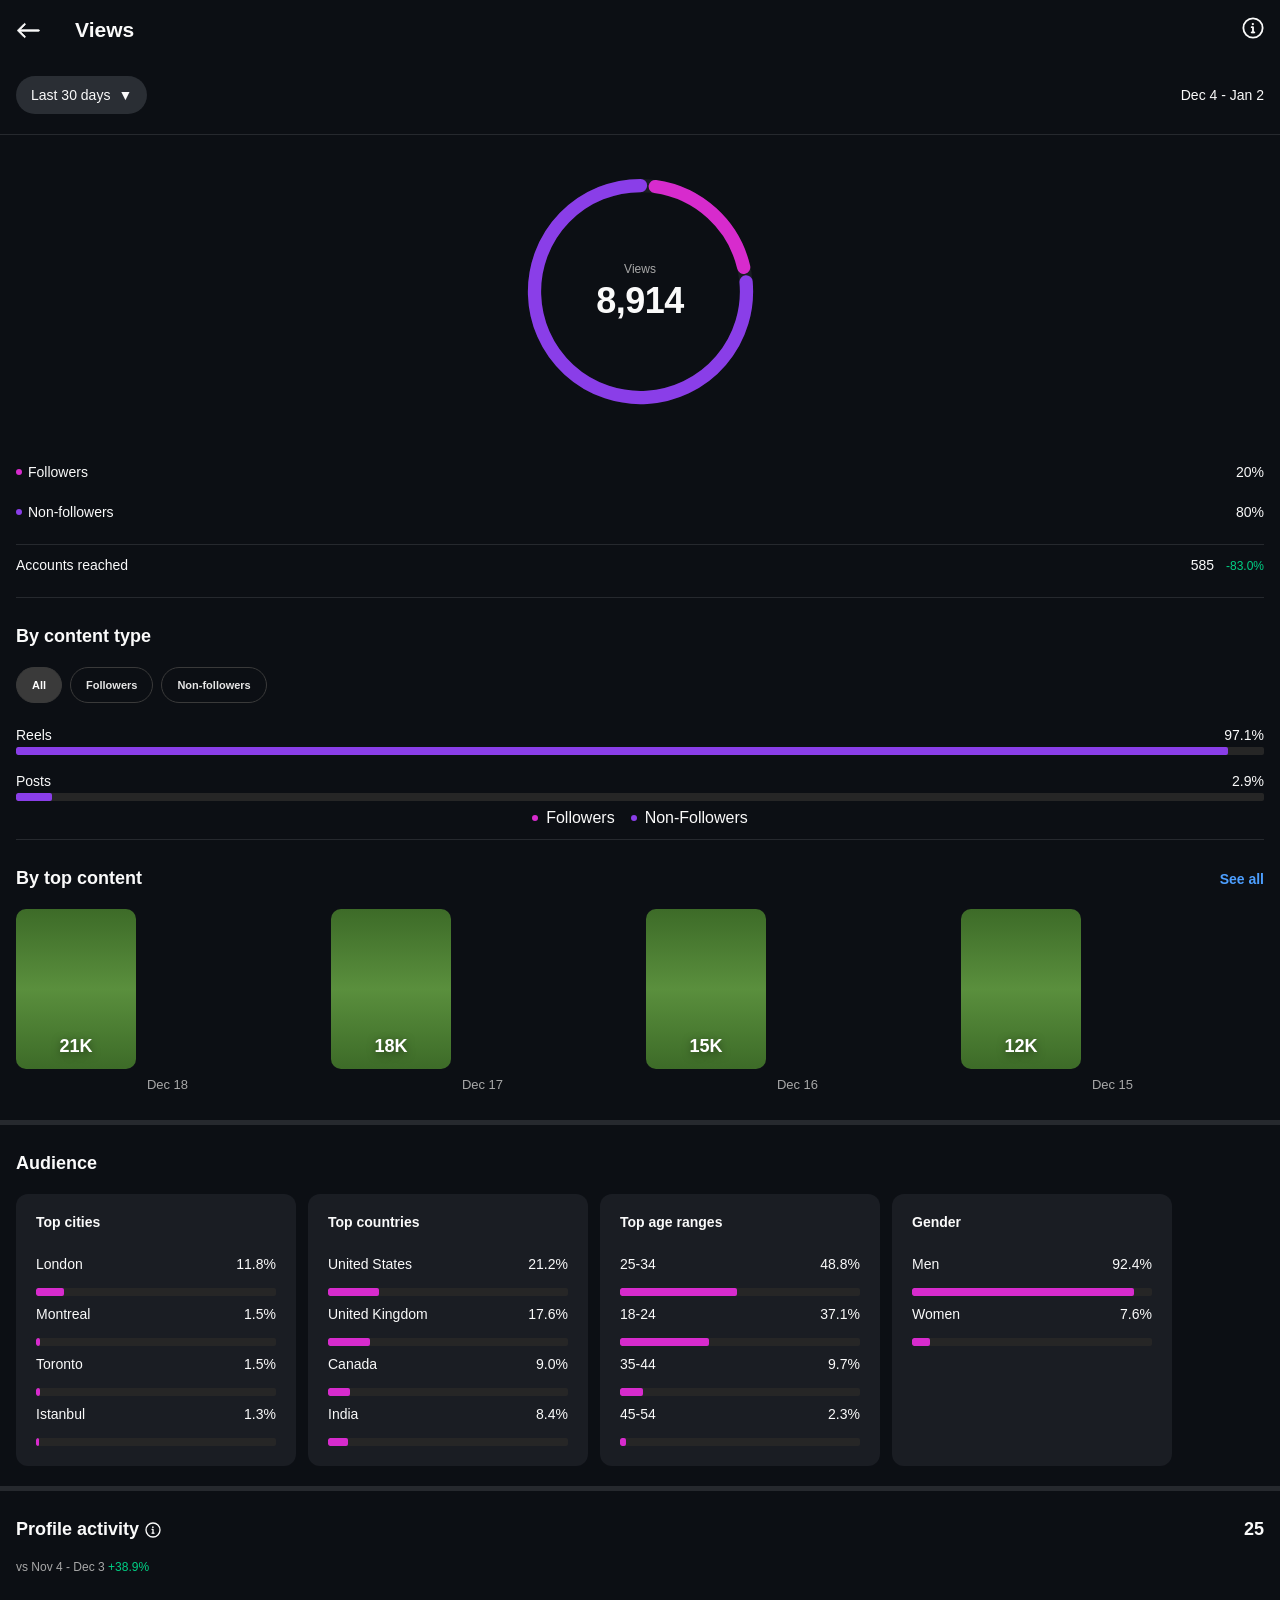
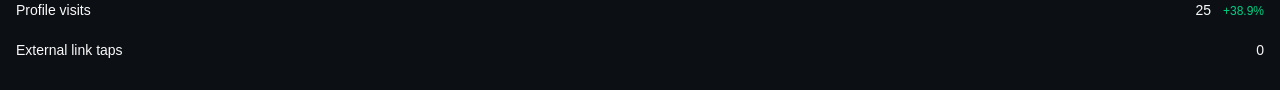
<file: audience.html>
<!DOCTYPE html>
<html lang="en">
<head>
    <meta charset="UTF-8">
    <meta name="viewport" content="width=device-width, initial-scale=1.0, viewport-fit=cover">
    <meta name="apple-mobile-web-app-capable" content="yes">
    <meta name="apple-mobile-web-app-status-bar-style" content="black-translucent">
    <title>Views</title>
    <style>
        * {
            margin: 0;
            padding: 0;
            box-sizing: border-box;
            -webkit-tap-highlight-color: transparent;
        }

        html, body {
            scrollbar-width: none;
        }

        html::-webkit-scrollbar,
        body::-webkit-scrollbar {
            display: none;
        }

        body {
            font-family: -apple-system, BlinkMacSystemFont, 'Segoe UI', Roboto, Helvetica, Arial, sans-serif;
            background: #0c0f14;
            color: #fafafa;
            overflow-x: hidden;
            overflow-y: auto;
            -webkit-overflow-scrolling: touch;
        }

        .header {
            position: sticky;
            top: 0;
            background: #0c0f14;
            z-index: 100;
        }

        .header-top {
            padding: 17px 16px;
            display: flex;
            align-items: center;
            justify-content: space-between;
        }

        .header-left {
            display: flex;
            align-items: center;
            gap: 16px;
        }

        .back-btn {
            cursor: pointer;
            padding: 0;
            display: flex;
            align-items: center;
            color: #fafafa;
        }

        .back-btn svg {
            width: 25px;
            height: 25px;
        }

        .header-title {
            font-size: 21px;
            font-weight: 600;
            color: #fafafa;
            margin-left: 18px;
        }

        .info-btn {
            cursor: pointer;
            padding: 0;
            color: #fafafa;
        }

        .info-btn svg {
            width: 22px;
            height: 22px;
        }

        .date-section {
            padding: 16px 16px 20px;
            display: flex;
            justify-content: space-between;
            align-items: center;
            border-bottom: 1px solid #26292e;
        }

        .section-divider {
            height: 5px;
            background: #26292e;
            margin: 0;
            width: 100%;
        }

        .date-selector {
            background: #2a2e34;
            padding: 11px 15px;
            border-radius: 999px;
            font-size: 14px;
            font-weight: 500;
            color: #fafafa;
            display: flex;
            align-items: center;
            gap: 8px;
            cursor: pointer;
        }

        .date-range {
            font-size: 14px;
            color: #fafafa;
            font-weight: 500;
        }

        .views-circle {
            width: 265px;
            height: 265px;
            margin: 24px auto 28px;
            position: relative;
        }

        .circle-svg {
            width: 100%;
            height: 100%;
        }

        .circle-bg-path {
            fill: none;
            stroke: #1a1d23;
            stroke-width: 10;
        }

        .circle-progress {
            fill: none;
            stroke-width: 10;
            stroke-linecap: round;
            stroke-linejoin: round;
        }

        .circle-blue {
            stroke: #8a3ee8;
        }

        .circle-pink {
            stroke: #d72bcd;
        }

        .circle-content {
            position: absolute;
            top: 50%;
            left: 50%;
            transform: translate(-50%, -50%);
            text-align: center;
        }

        .circle-label {
            font-size: 12px;
            color: #a8a8a8;
            margin-bottom: 4px;
            font-weight: 400;
        }

        .circle-value {
            font-size: 36px;
            font-weight: 700;
            letter-spacing: -0.5px;
            color: #fafafa;
        }

        .section-content {
            padding: 0 16px 20px;
        }

        .audience-breakdown {
            margin-top: 0;
        }

        .audience-item {
            display: flex;
            justify-content: space-between;
            padding: 12px 0;
            font-size: 14px;
            align-items: center;
        }

        .audience-label {
            display: flex;
            align-items: center;
            gap: 6px;
            color: #fafafa;
            font-weight: 400;
        }

        .audience-value {
            color: #fafafa;
            font-weight: 400;
        }

        .audience-dot {
            width: 6px;
            height: 6px;
            border-radius: 50%;
            flex-shrink: 0;
        }

        .dot-blue { background: #8a3ee8; }
        .dot-pink { background: #d72bcd; }

        .audience-divider {
            height: 1px;
            background: #26292e;
            margin: 12px 0 0 0;
            width: 100%;
        }

        .stat-row {
            display: flex;
            justify-content: space-between;
            padding: 12px 0;
            font-size: 14px;
            align-items: center;
        }

        .stat-label {
            color: #fafafa;
            font-weight: 400;
        }

        .stat-value {
            font-weight: 400;
            color: #fafafa;
        }

        .stat-change {
            font-size: 12px;
            color: #00d084;
            margin-left: 8px;
        }

        .section-title {
            font-size: 18px;
            font-weight: 700;
            margin: 28px 0 20px;
            color: #fafafa;
        }

        .content-chips {
            display: flex;
            gap: 8px;
            margin-bottom: 24px;
        }

        .chip {
            padding: 11px 15px;
            font-size: 11px;
            color: #e6e6e6;
            background: transparent;
            border: 1px solid #3a3a3a;
            border-radius: 999px;
            font-weight: 600;
            cursor: pointer;
        }

        .chip.active {
            background: #3a3a3a;
            border-color: #3a3a3a;
            color: #fff;
        }

        .content-item {
            margin-bottom: 18px;
        }

        .content-bar {
            width: 100%;
            display: flex;
            align-items: center;
            gap: 13px;
            margin-bottom: 4px;
        }

        .content-name {
            color: #fafafa;
            font-weight: 400;
            font-size: 14px;
            flex: 1;
        }

        .content-percentage {
            color: #fafafa;
            font-weight: 400;
            font-size: 14px;
            flex-shrink: 0;
        }

        .content-bar-wrapper {
            width: 100%;
            height: 8px;
            background: #262626;
            border-radius: 2px;
            overflow: hidden;
            margin-top: 4px;
        }

        .content-bar-fill {
            height: 100%;
            background: #8a3ee8;
            border-radius: 2px;
        }

        .content-legend {
            display: flex;
            align-items: center;
            justify-content: center;
            gap: 8px;
            margin-top: 8px;
        }

        .top-content-section {
            margin-top: 28px;
        }

        .top-content-header {
            display: flex;
            justify-content: space-between;
            align-items: center;
            margin-bottom: 20px;
        }

        .see-all {
            color: #4d9fff;
            font-size: 14px;
            font-weight: 600;
            cursor: pointer;
        }

        .content-thumbnail {
            width: 120px;
            height: 160px;
            background: linear-gradient(180deg, #3d6b28 0%, #5a8f3d 50%, #3d6b28 100%);
            border-radius: 10px;
            overflow: hidden;
            position: relative;
            display: flex;
            align-items: flex-end;
            justify-content: center;
            padding: 12px;
        }

        .content-views {
            font-size: 18px;
            font-weight: 700;
            color: #fff;
            text-shadow: 0 2px 8px rgba(0,0,0,0.5);
        }

        .content-date {
            text-align: center;
            font-size: 13px;
            color: #a8a8a8;
            margin-top: 8px;
        }

        .top-content-carousel {
            display: flex;
            gap: 12px;
            overflow-x: auto;
            scrollbar-width: none;
            -webkit-overflow-scrolling: touch;
            padding-bottom: 8px;
        }

        .top-content-carousel::-webkit-scrollbar {
            display: none;
        }

        .top-content-item {
            flex-shrink: 0;
            width: calc((100% - 36px) / 4);
            min-width: 120px;
        }

        .audience-section {
            margin-top: 28px;
        }

        .audience-cards {
            display: flex;
            gap: 12px;
            overflow-x: auto;
            scrollbar-width: none;
            -webkit-overflow-scrolling: touch;
        }

        .audience-cards::-webkit-scrollbar {
            display: none;
        }

        .audience-card {
            background: #1a1d23;
            border-radius: 12px;
            padding: 20px;
            min-width: 280px;
            flex-shrink: 0;
        }

        .audience-card-title {
            font-size: 14px;
            font-weight: 600;
            color: #fafafa;
            margin-bottom: 16px;
        }

        .audience-card-item {
            display: flex;
            justify-content: space-between;
            padding: 10px 0;
            font-size: 14px;
        }

        .audience-card-bar {
            width: 100%;
            height: 8px;
            background: #262626;
            border-radius: 2px;
            overflow: hidden;
            margin-top: 6px;
        }

        .audience-card-fill {
            height: 100%;
            background: #d72bcd;
            border-radius: 2px;
        }

        .profile-activity {
            margin-top: 28px;
        }

        .profile-header {
            display: flex;
            justify-content: space-between;
            align-items: center;
            margin-bottom: 20px;
        }

        .profile-title {
            display: flex;
            align-items: center;
            gap: 6px;
            font-size: 18px;
            font-weight: 700;
            color: #fafafa;
        }

        .profile-value {
            font-size: 18px;
            font-weight: 700;
            color: #fafafa;
        }

        .profile-subtitle {
            font-size: 12px;
            color: #a8a8a8;
            margin-bottom: 16px;
        }

        .profile-change {
            color: #00d084;
        }

        .info-icon {
            width: 16px;
            height: 16px;
            display: flex;
            align-items: center;
            justify-content: center;
            color: #fafafa;
            flex-shrink: 0;
        }

        .info-icon svg {
            width: 100%;
            height: 100%;
        }
    </style>
</head>
<body>
    <div class="header">
        <div class="header-top">
            <div class="header-left">
                <div class="back-btn">
                    <svg xmlns="http://www.w3.org/2000/svg" width="29" height="29" fill="currentColor" viewBox="0 0 16 16" stroke="currentColor" stroke-width="0.5">
                        <path fill-rule="evenodd" d="M15 8a.5.5 0 0 0-.5-.5H2.707l3.147-3.146a.5.5 0 1 0-.708-.708l-4 4a.5.5 0 0 0 0 .708l4 4a.5.5 0 0 0 .708-.708L2.707 8.5H14.5A.5.5 0 0 0 15 8"/>
                    </svg>
                </div>
                <div class="header-title">Views</div>
            </div>
            <div class="info-btn">
                <svg fill="currentColor" height="22" role="img" viewBox="0 0 24 24" width="22">
                    <circle cx="12.001" cy="12.005" fill="none" r="10.5" stroke="currentColor" stroke-linecap="round" stroke-linejoin="round" stroke-width="2"></circle>
                    <circle cx="11.819" cy="7.709" r="1.25"></circle>
                    <line fill="none" stroke="currentColor" stroke-linecap="round" stroke-linejoin="round" stroke-width="2" x1="10.569" x2="13.432" y1="16.777" y2="16.777"></line>
                    <polyline fill="none" points="10.569 11.05 12 11.05 12 16.777" stroke="currentColor" stroke-linecap="round" stroke-linejoin="round" stroke-width="2"></polyline>
                </svg>
            </div>
        </div>
        <div class="date-section">
            <div class="date-selector">
                <span>Last 30 days</span>
                <span>▼</span>
            </div>
            <div class="date-range">Dec 4 - Jan 2</div>
        </div>
    </div>

    <div class="section-content">
        <div class="views-circle">
            <svg class="circle-svg" viewBox="0 0 200 200">
                <circle class="circle-bg-path" cx="100" cy="100" r="80"/>
                <path id="views-pink" class="circle-progress circle-pink"/>
                <path id="views-blue" class="circle-progress circle-blue"/>
            </svg>
            <div class="circle-content">
                <div class="circle-label">Views</div>
                <div class="circle-value">8,914</div>
            </div>
        </div>

        <div class="audience-breakdown">
            <div class="audience-item">
                <div class="audience-label">
                    <div class="audience-dot dot-pink"></div>
                    <span>Followers</span>
                </div>
                <div class="audience-value">20%</div>
            </div>
            <div class="audience-item">
                <div class="audience-label">
                    <div class="audience-dot dot-blue"></div>
                    <span>Non-followers</span>
                </div>
                <div class="audience-value">80%</div>
            </div>
            <div class="audience-divider"></div>
        </div>

        <div class="stat-row">
            <div class="stat-label">Accounts reached</div>
            <div class="stat-value">
                585
                <span class="stat-change">-83.0%</span>
            </div>
        </div>
        <div class="audience-divider"></div>

        <div class="section-title">By content type</div>
        
        <div class="content-chips">
            <button class="chip active">All</button>
            <button class="chip">Followers</button>
            <button class="chip">Non-followers</button>
        </div>

        <div class="content-item">
            <div class="content-bar">
                <span class="content-name">Reels</span>
                <span class="content-percentage">97.1%</span>
            </div>
            <div class="content-bar-wrapper">
                <div class="content-bar-fill" style="width: 97.1%"></div>
            </div>
        </div>

        <div class="content-item">
            <div class="content-bar">
                <span class="content-name">Posts</span>
                <span class="content-percentage">2.9%</span>
            </div>
            <div class="content-bar-wrapper">
                <div class="content-bar-fill" style="width: 2.9%"></div>
            </div>
            <div class="content-legend">
                <div class="audience-dot dot-pink"></div>
                <span class="stat-label">Followers</span>
                <div class="audience-dot dot-blue" style="margin-left: 8px;"></div>
                <span class="stat-label">Non-Followers</span>
            </div>
            <div class="audience-divider"></div>
        </div>

        <div class="top-content-section">
            <div class="top-content-header">
                <div class="section-title" style="margin: 0;">By top content</div>
                <div class="see-all">See all</div>
            </div>

            <div class="top-content-carousel">
                <div class="top-content-item">
                    <div class="content-thumbnail">
                        <div class="content-views">21K</div>
                    </div>
                    <div class="content-date">Dec 18</div>
                </div>
                <div class="top-content-item">
                    <div class="content-thumbnail">
                        <div class="content-views">18K</div>
                    </div>
                    <div class="content-date">Dec 17</div>
                </div>
                <div class="top-content-item">
                    <div class="content-thumbnail">
                        <div class="content-views">15K</div>
                    </div>
                    <div class="content-date">Dec 16</div>
                </div>
                <div class="top-content-item">
                    <div class="content-thumbnail">
                        <div class="content-views">12K</div>
                    </div>
                    <div class="content-date">Dec 15</div>
                </div>
                <div class="top-content-item">
                    <div class="content-thumbnail">
                        <div class="content-views">10K</div>
                    </div>
                    <div class="content-date">Dec 14</div>
                </div>
                <div class="top-content-item">
                    <div class="content-thumbnail">
                        <div class="content-views">8K</div>
                    </div>
                    <div class="content-date">Dec 13</div>
                </div>
                <div class="top-content-item">
                    <div class="content-thumbnail">
                        <div class="content-views">6K</div>
                    </div>
                    <div class="content-date">Dec 12</div>
                </div>
            </div>
        </div>
    </div>

    <div class="section-divider"></div>

    <div class="section-content">
        <div class="audience-section">
            <div class="section-title">Audience</div>
            
            <div class="audience-cards">
                <div class="audience-card">
                    <div class="audience-card-title">Top cities</div>
                    <div class="audience-card-item">
                        <span class="stat-label">London</span>
                        <span class="stat-value">11.8%</span>
                    </div>
                    <div class="audience-card-bar">
                        <div class="audience-card-fill" style="width: 11.8%"></div>
                    </div>
                    <div class="audience-card-item">
                        <span class="stat-label">Montreal</span>
                        <span class="stat-value">1.5%</span>
                    </div>
                    <div class="audience-card-bar">
                        <div class="audience-card-fill" style="width: 1.5%"></div>
                    </div>
                    <div class="audience-card-item">
                        <span class="stat-label">Toronto</span>
                        <span class="stat-value">1.5%</span>
                    </div>
                    <div class="audience-card-bar">
                        <div class="audience-card-fill" style="width: 1.5%"></div>
                    </div>
                    <div class="audience-card-item">
                        <span class="stat-label">Istanbul</span>
                        <span class="stat-value">1.3%</span>
                    </div>
                    <div class="audience-card-bar">
                        <div class="audience-card-fill" style="width: 1.3%"></div>
                    </div>
                </div>

                <div class="audience-card">
                    <div class="audience-card-title">Top countries</div>
                    <div class="audience-card-item">
                        <span class="stat-label">United States</span>
                        <span class="stat-value">21.2%</span>
                    </div>
                    <div class="audience-card-bar">
                        <div class="audience-card-fill" style="width: 21.2%"></div>
                    </div>
                    <div class="audience-card-item">
                        <span class="stat-label">United Kingdom</span>
                        <span class="stat-value">17.6%</span>
                    </div>
                    <div class="audience-card-bar">
                        <div class="audience-card-fill" style="width: 17.6%"></div>
                    </div>
                    <div class="audience-card-item">
                        <span class="stat-label">Canada</span>
                        <span class="stat-value">9.0%</span>
                    </div>
                    <div class="audience-card-bar">
                        <div class="audience-card-fill" style="width: 9.0%"></div>
                    </div>
                    <div class="audience-card-item">
                        <span class="stat-label">India</span>
                        <span class="stat-value">8.4%</span>
                    </div>
                    <div class="audience-card-bar">
                        <div class="audience-card-fill" style="width: 8.4%"></div>
                    </div>
                </div>

                <div class="audience-card">
                    <div class="audience-card-title">Top age ranges</div>
                    <div class="audience-card-item">
                        <span class="stat-label">25-34</span>
                        <span class="stat-value">48.8%</span>
                    </div>
                    <div class="audience-card-bar">
                        <div class="audience-card-fill" style="width: 48.8%"></div>
                    </div>
                    <div class="audience-card-item">
                        <span class="stat-label">18-24</span>
                        <span class="stat-value">37.1%</span>
                    </div>
                    <div class="audience-card-bar">
                        <div class="audience-card-fill" style="width: 37.1%"></div>
                    </div>
                    <div class="audience-card-item">
                        <span class="stat-label">35-44</span>
                        <span class="stat-value">9.7%</span>
                    </div>
                    <div class="audience-card-bar">
                        <div class="audience-card-fill" style="width: 9.7%"></div>
                    </div>
                    <div class="audience-card-item">
                        <span class="stat-label">45-54</span>
                        <span class="stat-value">2.3%</span>
                    </div>
                    <div class="audience-card-bar">
                        <div class="audience-card-fill" style="width: 2.3%"></div>
                    </div>
                </div>

                <div class="audience-card">
                    <div class="audience-card-title">Gender</div>
                    <div class="audience-card-item">
                        <span class="stat-label">Men</span>
                        <span class="stat-value">92.4%</span>
                    </div>
                    <div class="audience-card-bar">
                        <div class="audience-card-fill" style="width: 92.4%"></div>
                    </div>
                    <div class="audience-card-item">
                        <span class="stat-label">Women</span>
                        <span class="stat-value">7.6%</span>
                    </div>
                    <div class="audience-card-bar">
                        <div class="audience-card-fill" style="width: 7.6%"></div>
                    </div>
                </div>
            </div>
        </div>
    </div>

    <div class="section-divider"></div>

    <div class="section-content">
        <div class="profile-activity">
            <div class="profile-header">
                <div class="profile-title">
                    <span>Profile activity</span>
                    <div class="info-icon">
                        <svg fill="currentColor" height="16" role="img" viewBox="0 0 24 24" width="16">
                            <circle cx="12.001" cy="12.005" fill="none" r="10.5" stroke="currentColor" stroke-linecap="round" stroke-linejoin="round" stroke-width="2"></circle>
                            <circle cx="11.819" cy="7.709" r="1.25"></circle>
                            <line fill="none" stroke="currentColor" stroke-linecap="round" stroke-linejoin="round" stroke-width="2" x1="10.569" x2="13.432" y1="16.777" y2="16.777"></line>
                            <polyline fill="none" points="10.569 11.05 12 11.05 12 16.777" stroke="currentColor" stroke-linecap="round" stroke-linejoin="round" stroke-width="2"></polyline>
                        </svg>
                    </div>
                </div>
                <div class="profile-value">25</div>
            </div>
            <div class="profile-subtitle">
                vs Nov 4 - Dec 3 <span class="profile-change">+38.9%</span>
            </div>
            
            <div class="stat-row">
                <div class="stat-label">Profile visits</div>
                <div class="stat-value">
                    25
                    <span class="stat-change">+38.9%</span>
                </div>
            </div>
            <div class="stat-row">
                <div class="stat-label">External link taps</div>
                <div class="stat-value">0</div>
            </div>
        </div>
    </div>

    <script>
        const cx = 100;
        const cy = 100;
        const r = 80;

        // Утилита: полярные → декартовы
        function polar(cx, cy, r, angle) {
            const rad = (angle - 90) * Math.PI / 180;
            return {
                x: cx + r * Math.cos(rad),
                y: cy + r * Math.sin(rad)
            };
        }

        // Дуга SVG
        function arcPath(cx, cy, r, startAngle, endAngle) {
            const start = polar(cx, cy, r, startAngle);
            const end = polar(cx, cy, r, endAngle);
            const largeArc = endAngle - startAngle > 180 ? 1 : 0;

            return `
                M ${start.x} ${start.y}
                A ${r} ${r} 0 ${largeArc} 1 ${end.x} ${end.y}
            `;
        }

        function updateChart(blueId, pinkId, bluePercent) {
            const gapDeg = 8;
            const totalGap = gapDeg * 2;
            const usable = 360 - totalGap;
            const blueDeg = usable * (bluePercent / 100);
            const pinkDeg = usable - blueDeg;

            let angle = 0;
            angle += gapDeg;

            const pinkStart = angle;
            const pinkEnd = angle + pinkDeg;
            angle = pinkEnd;
            angle += gapDeg;

            const blueStart = angle;
            const blueEnd = angle + blueDeg;

            const pinkPath = document.getElementById(pinkId);
            const bluePath = document.getElementById(blueId);
            
            if (pinkPath) pinkPath.setAttribute('d', arcPath(cx, cy, r, pinkStart, pinkEnd));
            if (bluePath) bluePath.setAttribute('d', arcPath(cx, cy, r, blueStart, blueEnd));
        }

        // Инициализация круга при загрузке
        window.addEventListener('DOMContentLoaded', () => {
            // Views: 20% розовый (followers), 80% синий (non-followers)
            updateChart('views-blue', 'views-pink', 80);
        });
    </script>
</body>
</html>
</file>
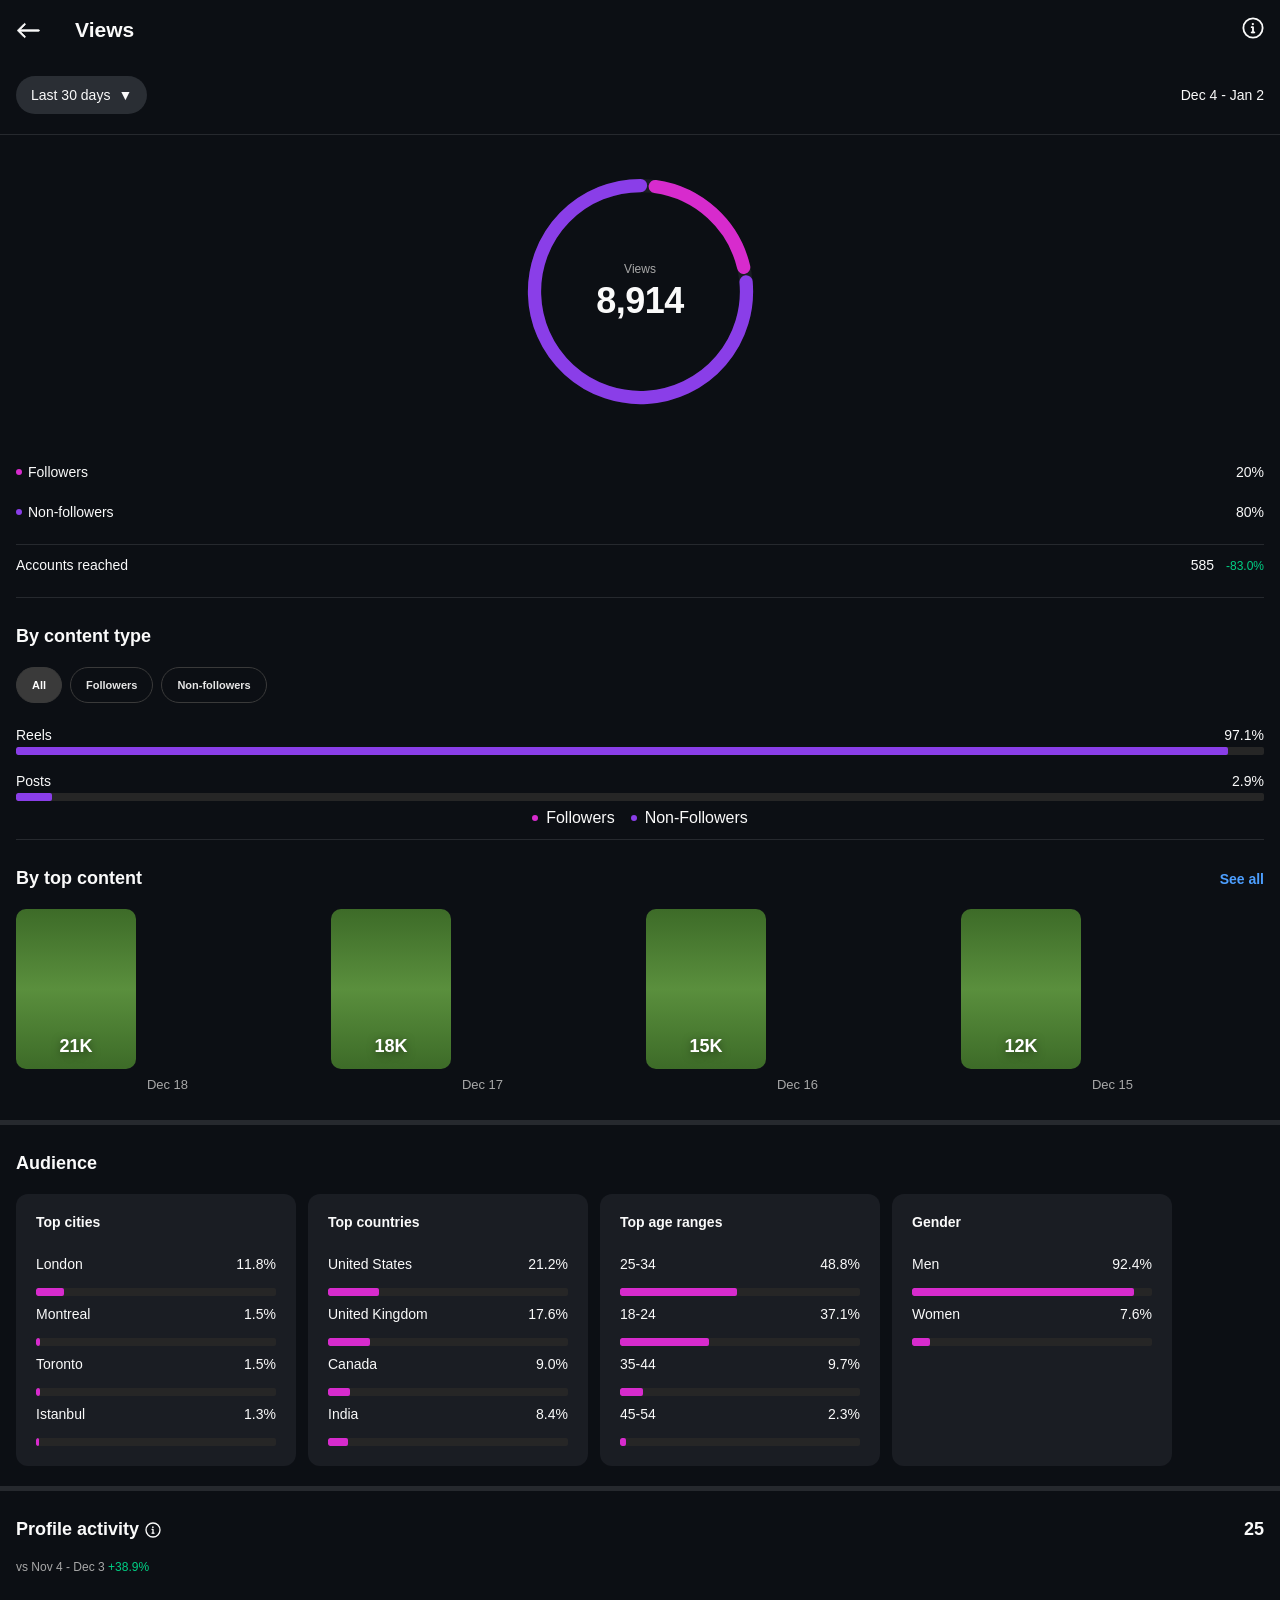
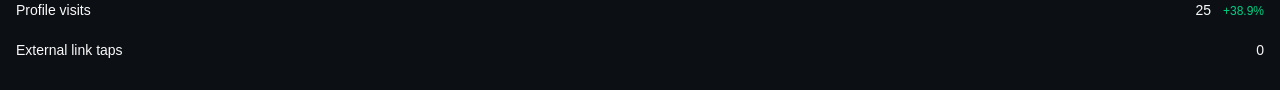
<file: site1/audience.html>
<!DOCTYPE html>
<html lang="en">
<head>
    <meta charset="UTF-8">
    <meta name="viewport" content="width=device-width, initial-scale=1.0, viewport-fit=cover">
    <meta name="apple-mobile-web-app-capable" content="yes">
    <meta name="apple-mobile-web-app-status-bar-style" content="black-translucent">
    <title>Views</title>
    <style>
        * {
            margin: 0;
            padding: 0;
            box-sizing: border-box;
            -webkit-tap-highlight-color: transparent;
        }

        html, body {
            scrollbar-width: none;
        }

        html::-webkit-scrollbar,
        body::-webkit-scrollbar {
            display: none;
        }

        body {
            font-family: -apple-system, BlinkMacSystemFont, 'Segoe UI', Roboto, Helvetica, Arial, sans-serif;
            background: #0c0f14;
            color: #fafafa;
            overflow-x: hidden;
            overflow-y: auto;
            -webkit-overflow-scrolling: touch;
        }

        .header {
            position: sticky;
            top: 0;
            background: #0c0f14;
            z-index: 100;
        }

        .header-top {
            padding: 17px 16px;
            display: flex;
            align-items: center;
            justify-content: space-between;
        }

        .header-left {
            display: flex;
            align-items: center;
            gap: 16px;
        }

        .back-btn {
            cursor: pointer;
            padding: 0;
            display: flex;
            align-items: center;
            color: #fafafa;
        }

        .back-btn svg {
            width: 25px;
            height: 25px;
        }

        .header-title {
            font-size: 21px;
            font-weight: 600;
            color: #fafafa;
            margin-left: 18px;
        }

        .info-btn {
            cursor: pointer;
            padding: 0;
            color: #fafafa;
        }

        .info-btn svg {
            width: 22px;
            height: 22px;
        }

        .date-section {
            padding: 16px 16px 20px;
            display: flex;
            justify-content: space-between;
            align-items: center;
            border-bottom: 1px solid #26292e;
        }

        .section-divider {
            height: 5px;
            background: #26292e;
            margin: 0;
            width: 100%;
        }

        .date-selector {
            background: #2a2e34;
            padding: 11px 15px;
            border-radius: 999px;
            font-size: 14px;
            font-weight: 500;
            color: #fafafa;
            display: flex;
            align-items: center;
            gap: 8px;
            cursor: pointer;
        }

        .date-range {
            font-size: 14px;
            color: #fafafa;
            font-weight: 500;
        }

        .views-circle {
            width: 265px;
            height: 265px;
            margin: 24px auto 28px;
            position: relative;
        }

        .circle-svg {
            width: 100%;
            height: 100%;
        }

        .circle-bg-path {
            fill: none;
            stroke: #1a1d23;
            stroke-width: 10;
        }

        .circle-progress {
            fill: none;
            stroke-width: 10;
            stroke-linecap: round;
            stroke-linejoin: round;
        }

        .circle-blue {
            stroke: #8a3ee8;
        }

        .circle-pink {
            stroke: #d72bcd;
        }

        .circle-content {
            position: absolute;
            top: 50%;
            left: 50%;
            transform: translate(-50%, -50%);
            text-align: center;
        }

        .circle-label {
            font-size: 12px;
            color: #a8a8a8;
            margin-bottom: 4px;
            font-weight: 400;
        }

        .circle-value {
            font-size: 36px;
            font-weight: 700;
            letter-spacing: -0.5px;
            color: #fafafa;
        }

        .section-content {
            padding: 0 16px 20px;
        }

        .audience-breakdown {
            margin-top: 0;
        }

        .audience-item {
            display: flex;
            justify-content: space-between;
            padding: 12px 0;
            font-size: 14px;
            align-items: center;
        }

        .audience-label {
            display: flex;
            align-items: center;
            gap: 6px;
            color: #fafafa;
            font-weight: 400;
        }

        .audience-value {
            color: #fafafa;
            font-weight: 400;
        }

        .audience-dot {
            width: 6px;
            height: 6px;
            border-radius: 50%;
            flex-shrink: 0;
        }

        .dot-blue { background: #8a3ee8; }
        .dot-pink { background: #d72bcd; }

        .audience-divider {
            height: 1px;
            background: #26292e;
            margin: 12px 0 0 0;
            width: 100%;
        }

        .stat-row {
            display: flex;
            justify-content: space-between;
            padding: 12px 0;
            font-size: 14px;
            align-items: center;
        }

        .stat-label {
            color: #fafafa;
            font-weight: 400;
        }

        .stat-value {
            font-weight: 400;
            color: #fafafa;
        }

        .stat-change {
            font-size: 12px;
            color: #00d084;
            margin-left: 8px;
        }

        .section-title {
            font-size: 18px;
            font-weight: 700;
            margin: 28px 0 20px;
            color: #fafafa;
        }

        .content-chips {
            display: flex;
            gap: 8px;
            margin-bottom: 24px;
        }

        .chip {
            padding: 11px 15px;
            font-size: 11px;
            color: #e6e6e6;
            background: transparent;
            border: 1px solid #3a3a3a;
            border-radius: 999px;
            font-weight: 600;
            cursor: pointer;
        }

        .chip.active {
            background: #3a3a3a;
            border-color: #3a3a3a;
            color: #fff;
        }

        .content-item {
            margin-bottom: 18px;
        }

        .content-bar {
            width: 100%;
            display: flex;
            align-items: center;
            gap: 13px;
            margin-bottom: 4px;
        }

        .content-name {
            color: #fafafa;
            font-weight: 400;
            font-size: 14px;
            flex: 1;
        }

        .content-percentage {
            color: #fafafa;
            font-weight: 400;
            font-size: 14px;
            flex-shrink: 0;
        }

        .content-bar-wrapper {
            width: 100%;
            height: 8px;
            background: #262626;
            border-radius: 2px;
            overflow: hidden;
            margin-top: 4px;
        }

        .content-bar-fill {
            height: 100%;
            background: #8a3ee8;
            border-radius: 2px;
        }

        .content-legend {
            display: flex;
            align-items: center;
            justify-content: center;
            gap: 8px;
            margin-top: 8px;
        }

        .top-content-section {
            margin-top: 28px;
        }

        .top-content-header {
            display: flex;
            justify-content: space-between;
            align-items: center;
            margin-bottom: 20px;
        }

        .see-all {
            color: #4d9fff;
            font-size: 14px;
            font-weight: 600;
            cursor: pointer;
        }

        .content-thumbnail {
            width: 120px;
            height: 160px;
            background: linear-gradient(180deg, #3d6b28 0%, #5a8f3d 50%, #3d6b28 100%);
            border-radius: 10px;
            overflow: hidden;
            position: relative;
            display: flex;
            align-items: flex-end;
            justify-content: center;
            padding: 12px;
        }

        .content-views {
            font-size: 18px;
            font-weight: 700;
            color: #fff;
            text-shadow: 0 2px 8px rgba(0,0,0,0.5);
        }

        .content-date {
            text-align: center;
            font-size: 13px;
            color: #a8a8a8;
            margin-top: 8px;
        }

        .top-content-carousel {
            display: flex;
            gap: 12px;
            overflow-x: auto;
            scrollbar-width: none;
            -webkit-overflow-scrolling: touch;
            padding-bottom: 8px;
        }

        .top-content-carousel::-webkit-scrollbar {
            display: none;
        }

        .top-content-item {
            flex-shrink: 0;
            width: calc((100% - 36px) / 4);
            min-width: 120px;
        }

        .audience-section {
            margin-top: 28px;
        }

        .audience-cards {
            display: flex;
            gap: 12px;
            overflow-x: auto;
            scrollbar-width: none;
            -webkit-overflow-scrolling: touch;
        }

        .audience-cards::-webkit-scrollbar {
            display: none;
        }

        .audience-card {
            background: #1a1d23;
            border-radius: 12px;
            padding: 20px;
            min-width: 280px;
            flex-shrink: 0;
        }

        .audience-card-title {
            font-size: 14px;
            font-weight: 600;
            color: #fafafa;
            margin-bottom: 16px;
        }

        .audience-card-item {
            display: flex;
            justify-content: space-between;
            padding: 10px 0;
            font-size: 14px;
        }

        .audience-card-bar {
            width: 100%;
            height: 8px;
            background: #262626;
            border-radius: 2px;
            overflow: hidden;
            margin-top: 6px;
        }

        .audience-card-fill {
            height: 100%;
            background: #d72bcd;
            border-radius: 2px;
        }

        .profile-activity {
            margin-top: 28px;
        }

        .profile-header {
            display: flex;
            justify-content: space-between;
            align-items: center;
            margin-bottom: 20px;
        }

        .profile-title {
            display: flex;
            align-items: center;
            gap: 6px;
            font-size: 18px;
            font-weight: 700;
            color: #fafafa;
        }

        .profile-value {
            font-size: 18px;
            font-weight: 700;
            color: #fafafa;
        }

        .profile-subtitle {
            font-size: 12px;
            color: #a8a8a8;
            margin-bottom: 16px;
        }

        .profile-change {
            color: #00d084;
        }

        .info-icon {
            width: 16px;
            height: 16px;
            display: flex;
            align-items: center;
            justify-content: center;
            color: #fafafa;
            flex-shrink: 0;
        }

        .info-icon svg {
            width: 100%;
            height: 100%;
        }
    </style>
</head>
<body>
    <div class="header">
        <div class="header-top">
            <div class="header-left">
                <div class="back-btn">
                    <svg xmlns="http://www.w3.org/2000/svg" width="29" height="29" fill="currentColor" viewBox="0 0 16 16" stroke="currentColor" stroke-width="0.5">
                        <path fill-rule="evenodd" d="M15 8a.5.5 0 0 0-.5-.5H2.707l3.147-3.146a.5.5 0 1 0-.708-.708l-4 4a.5.5 0 0 0 0 .708l4 4a.5.5 0 0 0 .708-.708L2.707 8.5H14.5A.5.5 0 0 0 15 8"/>
                    </svg>
                </div>
                <div class="header-title">Views</div>
            </div>
            <div class="info-btn">
                <svg fill="currentColor" height="22" role="img" viewBox="0 0 24 24" width="22">
                    <circle cx="12.001" cy="12.005" fill="none" r="10.5" stroke="currentColor" stroke-linecap="round" stroke-linejoin="round" stroke-width="2"></circle>
                    <circle cx="11.819" cy="7.709" r="1.25"></circle>
                    <line fill="none" stroke="currentColor" stroke-linecap="round" stroke-linejoin="round" stroke-width="2" x1="10.569" x2="13.432" y1="16.777" y2="16.777"></line>
                    <polyline fill="none" points="10.569 11.05 12 11.05 12 16.777" stroke="currentColor" stroke-linecap="round" stroke-linejoin="round" stroke-width="2"></polyline>
                </svg>
            </div>
        </div>
        <div class="date-section">
            <div class="date-selector">
                <span>Last 30 days</span>
                <span>▼</span>
            </div>
            <div class="date-range">Dec 4 - Jan 2</div>
        </div>
    </div>

    <div class="section-content">
        <div class="views-circle">
            <svg class="circle-svg" viewBox="0 0 200 200">
                <circle class="circle-bg-path" cx="100" cy="100" r="80"/>
                <path id="views-pink" class="circle-progress circle-pink"/>
                <path id="views-blue" class="circle-progress circle-blue"/>
            </svg>
            <div class="circle-content">
                <div class="circle-label">Views</div>
                <div class="circle-value">8,914</div>
            </div>
        </div>

        <div class="audience-breakdown">
            <div class="audience-item">
                <div class="audience-label">
                    <div class="audience-dot dot-pink"></div>
                    <span>Followers</span>
                </div>
                <div class="audience-value">20%</div>
            </div>
            <div class="audience-item">
                <div class="audience-label">
                    <div class="audience-dot dot-blue"></div>
                    <span>Non-followers</span>
                </div>
                <div class="audience-value">80%</div>
            </div>
            <div class="audience-divider"></div>
        </div>

        <div class="stat-row">
            <div class="stat-label">Accounts reached</div>
            <div class="stat-value">
                585
                <span class="stat-change">-83.0%</span>
            </div>
        </div>
        <div class="audience-divider"></div>

        <div class="section-title">By content type</div>
        
        <div class="content-chips">
            <button class="chip active">All</button>
            <button class="chip">Followers</button>
            <button class="chip">Non-followers</button>
        </div>

        <div class="content-item">
            <div class="content-bar">
                <span class="content-name">Reels</span>
                <span class="content-percentage">97.1%</span>
            </div>
            <div class="content-bar-wrapper">
                <div class="content-bar-fill" style="width: 97.1%"></div>
            </div>
        </div>

        <div class="content-item">
            <div class="content-bar">
                <span class="content-name">Posts</span>
                <span class="content-percentage">2.9%</span>
            </div>
            <div class="content-bar-wrapper">
                <div class="content-bar-fill" style="width: 2.9%"></div>
            </div>
            <div class="content-legend">
                <div class="audience-dot dot-pink"></div>
                <span class="stat-label">Followers</span>
                <div class="audience-dot dot-blue" style="margin-left: 8px;"></div>
                <span class="stat-label">Non-Followers</span>
            </div>
            <div class="audience-divider"></div>
        </div>

        <div class="top-content-section">
            <div class="top-content-header">
                <div class="section-title" style="margin: 0;">By top content</div>
                <div class="see-all">See all</div>
            </div>

            <div class="top-content-carousel">
                <div class="top-content-item">
                    <div class="content-thumbnail">
                        <div class="content-views">21K</div>
                    </div>
                    <div class="content-date">Dec 18</div>
                </div>
                <div class="top-content-item">
                    <div class="content-thumbnail">
                        <div class="content-views">18K</div>
                    </div>
                    <div class="content-date">Dec 17</div>
                </div>
                <div class="top-content-item">
                    <div class="content-thumbnail">
                        <div class="content-views">15K</div>
                    </div>
                    <div class="content-date">Dec 16</div>
                </div>
                <div class="top-content-item">
                    <div class="content-thumbnail">
                        <div class="content-views">12K</div>
                    </div>
                    <div class="content-date">Dec 15</div>
                </div>
                <div class="top-content-item">
                    <div class="content-thumbnail">
                        <div class="content-views">10K</div>
                    </div>
                    <div class="content-date">Dec 14</div>
                </div>
                <div class="top-content-item">
                    <div class="content-thumbnail">
                        <div class="content-views">8K</div>
                    </div>
                    <div class="content-date">Dec 13</div>
                </div>
                <div class="top-content-item">
                    <div class="content-thumbnail">
                        <div class="content-views">6K</div>
                    </div>
                    <div class="content-date">Dec 12</div>
                </div>
            </div>
        </div>
    </div>

    <div class="section-divider"></div>

    <div class="section-content">
        <div class="audience-section">
            <div class="section-title">Audience</div>
            
            <div class="audience-cards">
                <div class="audience-card">
                    <div class="audience-card-title">Top cities</div>
                    <div class="audience-card-item">
                        <span class="stat-label">London</span>
                        <span class="stat-value">11.8%</span>
                    </div>
                    <div class="audience-card-bar">
                        <div class="audience-card-fill" style="width: 11.8%"></div>
                    </div>
                    <div class="audience-card-item">
                        <span class="stat-label">Montreal</span>
                        <span class="stat-value">1.5%</span>
                    </div>
                    <div class="audience-card-bar">
                        <div class="audience-card-fill" style="width: 1.5%"></div>
                    </div>
                    <div class="audience-card-item">
                        <span class="stat-label">Toronto</span>
                        <span class="stat-value">1.5%</span>
                    </div>
                    <div class="audience-card-bar">
                        <div class="audience-card-fill" style="width: 1.5%"></div>
                    </div>
                    <div class="audience-card-item">
                        <span class="stat-label">Istanbul</span>
                        <span class="stat-value">1.3%</span>
                    </div>
                    <div class="audience-card-bar">
                        <div class="audience-card-fill" style="width: 1.3%"></div>
                    </div>
                </div>

                <div class="audience-card">
                    <div class="audience-card-title">Top countries</div>
                    <div class="audience-card-item">
                        <span class="stat-label">United States</span>
                        <span class="stat-value">21.2%</span>
                    </div>
                    <div class="audience-card-bar">
                        <div class="audience-card-fill" style="width: 21.2%"></div>
                    </div>
                    <div class="audience-card-item">
                        <span class="stat-label">United Kingdom</span>
                        <span class="stat-value">17.6%</span>
                    </div>
                    <div class="audience-card-bar">
                        <div class="audience-card-fill" style="width: 17.6%"></div>
                    </div>
                    <div class="audience-card-item">
                        <span class="stat-label">Canada</span>
                        <span class="stat-value">9.0%</span>
                    </div>
                    <div class="audience-card-bar">
                        <div class="audience-card-fill" style="width: 9.0%"></div>
                    </div>
                    <div class="audience-card-item">
                        <span class="stat-label">India</span>
                        <span class="stat-value">8.4%</span>
                    </div>
                    <div class="audience-card-bar">
                        <div class="audience-card-fill" style="width: 8.4%"></div>
                    </div>
                </div>

                <div class="audience-card">
                    <div class="audience-card-title">Top age ranges</div>
                    <div class="audience-card-item">
                        <span class="stat-label">25-34</span>
                        <span class="stat-value">48.8%</span>
                    </div>
                    <div class="audience-card-bar">
                        <div class="audience-card-fill" style="width: 48.8%"></div>
                    </div>
                    <div class="audience-card-item">
                        <span class="stat-label">18-24</span>
                        <span class="stat-value">37.1%</span>
                    </div>
                    <div class="audience-card-bar">
                        <div class="audience-card-fill" style="width: 37.1%"></div>
                    </div>
                    <div class="audience-card-item">
                        <span class="stat-label">35-44</span>
                        <span class="stat-value">9.7%</span>
                    </div>
                    <div class="audience-card-bar">
                        <div class="audience-card-fill" style="width: 9.7%"></div>
                    </div>
                    <div class="audience-card-item">
                        <span class="stat-label">45-54</span>
                        <span class="stat-value">2.3%</span>
                    </div>
                    <div class="audience-card-bar">
                        <div class="audience-card-fill" style="width: 2.3%"></div>
                    </div>
                </div>

                <div class="audience-card">
                    <div class="audience-card-title">Gender</div>
                    <div class="audience-card-item">
                        <span class="stat-label">Men</span>
                        <span class="stat-value">92.4%</span>
                    </div>
                    <div class="audience-card-bar">
                        <div class="audience-card-fill" style="width: 92.4%"></div>
                    </div>
                    <div class="audience-card-item">
                        <span class="stat-label">Women</span>
                        <span class="stat-value">7.6%</span>
                    </div>
                    <div class="audience-card-bar">
                        <div class="audience-card-fill" style="width: 7.6%"></div>
                    </div>
                </div>
            </div>
        </div>
    </div>

    <div class="section-divider"></div>

    <div class="section-content">
        <div class="profile-activity">
            <div class="profile-header">
                <div class="profile-title">
                    <span>Profile activity</span>
                    <div class="info-icon">
                        <svg fill="currentColor" height="16" role="img" viewBox="0 0 24 24" width="16">
                            <circle cx="12.001" cy="12.005" fill="none" r="10.5" stroke="currentColor" stroke-linecap="round" stroke-linejoin="round" stroke-width="2"></circle>
                            <circle cx="11.819" cy="7.709" r="1.25"></circle>
                            <line fill="none" stroke="currentColor" stroke-linecap="round" stroke-linejoin="round" stroke-width="2" x1="10.569" x2="13.432" y1="16.777" y2="16.777"></line>
                            <polyline fill="none" points="10.569 11.05 12 11.05 12 16.777" stroke="currentColor" stroke-linecap="round" stroke-linejoin="round" stroke-width="2"></polyline>
                        </svg>
                    </div>
                </div>
                <div class="profile-value">25</div>
            </div>
            <div class="profile-subtitle">
                vs Nov 4 - Dec 3 <span class="profile-change">+38.9%</span>
            </div>
            
            <div class="stat-row">
                <div class="stat-label">Profile visits</div>
                <div class="stat-value">
                    25
                    <span class="stat-change">+38.9%</span>
                </div>
            </div>
            <div class="stat-row">
                <div class="stat-label">External link taps</div>
                <div class="stat-value">0</div>
            </div>
        </div>
    </div>

    <script>
        const cx = 100;
        const cy = 100;
        const r = 80;

        // Утилита: полярные → декартовы
        function polar(cx, cy, r, angle) {
            const rad = (angle - 90) * Math.PI / 180;
            return {
                x: cx + r * Math.cos(rad),
                y: cy + r * Math.sin(rad)
            };
        }

        // Дуга SVG
        function arcPath(cx, cy, r, startAngle, endAngle) {
            const start = polar(cx, cy, r, startAngle);
            const end = polar(cx, cy, r, endAngle);
            const largeArc = endAngle - startAngle > 180 ? 1 : 0;

            return `
                M ${start.x} ${start.y}
                A ${r} ${r} 0 ${largeArc} 1 ${end.x} ${end.y}
            `;
        }

        function updateChart(blueId, pinkId, bluePercent) {
            const gapDeg = 8;
            const totalGap = gapDeg * 2;
            const usable = 360 - totalGap;
            const blueDeg = usable * (bluePercent / 100);
            const pinkDeg = usable - blueDeg;

            let angle = 0;
            angle += gapDeg;

            const pinkStart = angle;
            const pinkEnd = angle + pinkDeg;
            angle = pinkEnd;
            angle += gapDeg;

            const blueStart = angle;
            const blueEnd = angle + blueDeg;

            const pinkPath = document.getElementById(pinkId);
            const bluePath = document.getElementById(blueId);
            
            if (pinkPath) pinkPath.setAttribute('d', arcPath(cx, cy, r, pinkStart, pinkEnd));
            if (bluePath) bluePath.setAttribute('d', arcPath(cx, cy, r, blueStart, blueEnd));
        }

        // Инициализация круга при загрузке
        window.addEventListener('DOMContentLoaded', () => {
            // Views: 20% розовый (followers), 80% синий (non-followers)
            updateChart('views-blue', 'views-pink', 80);
        });
    </script>
</body>
</html>
</file>
